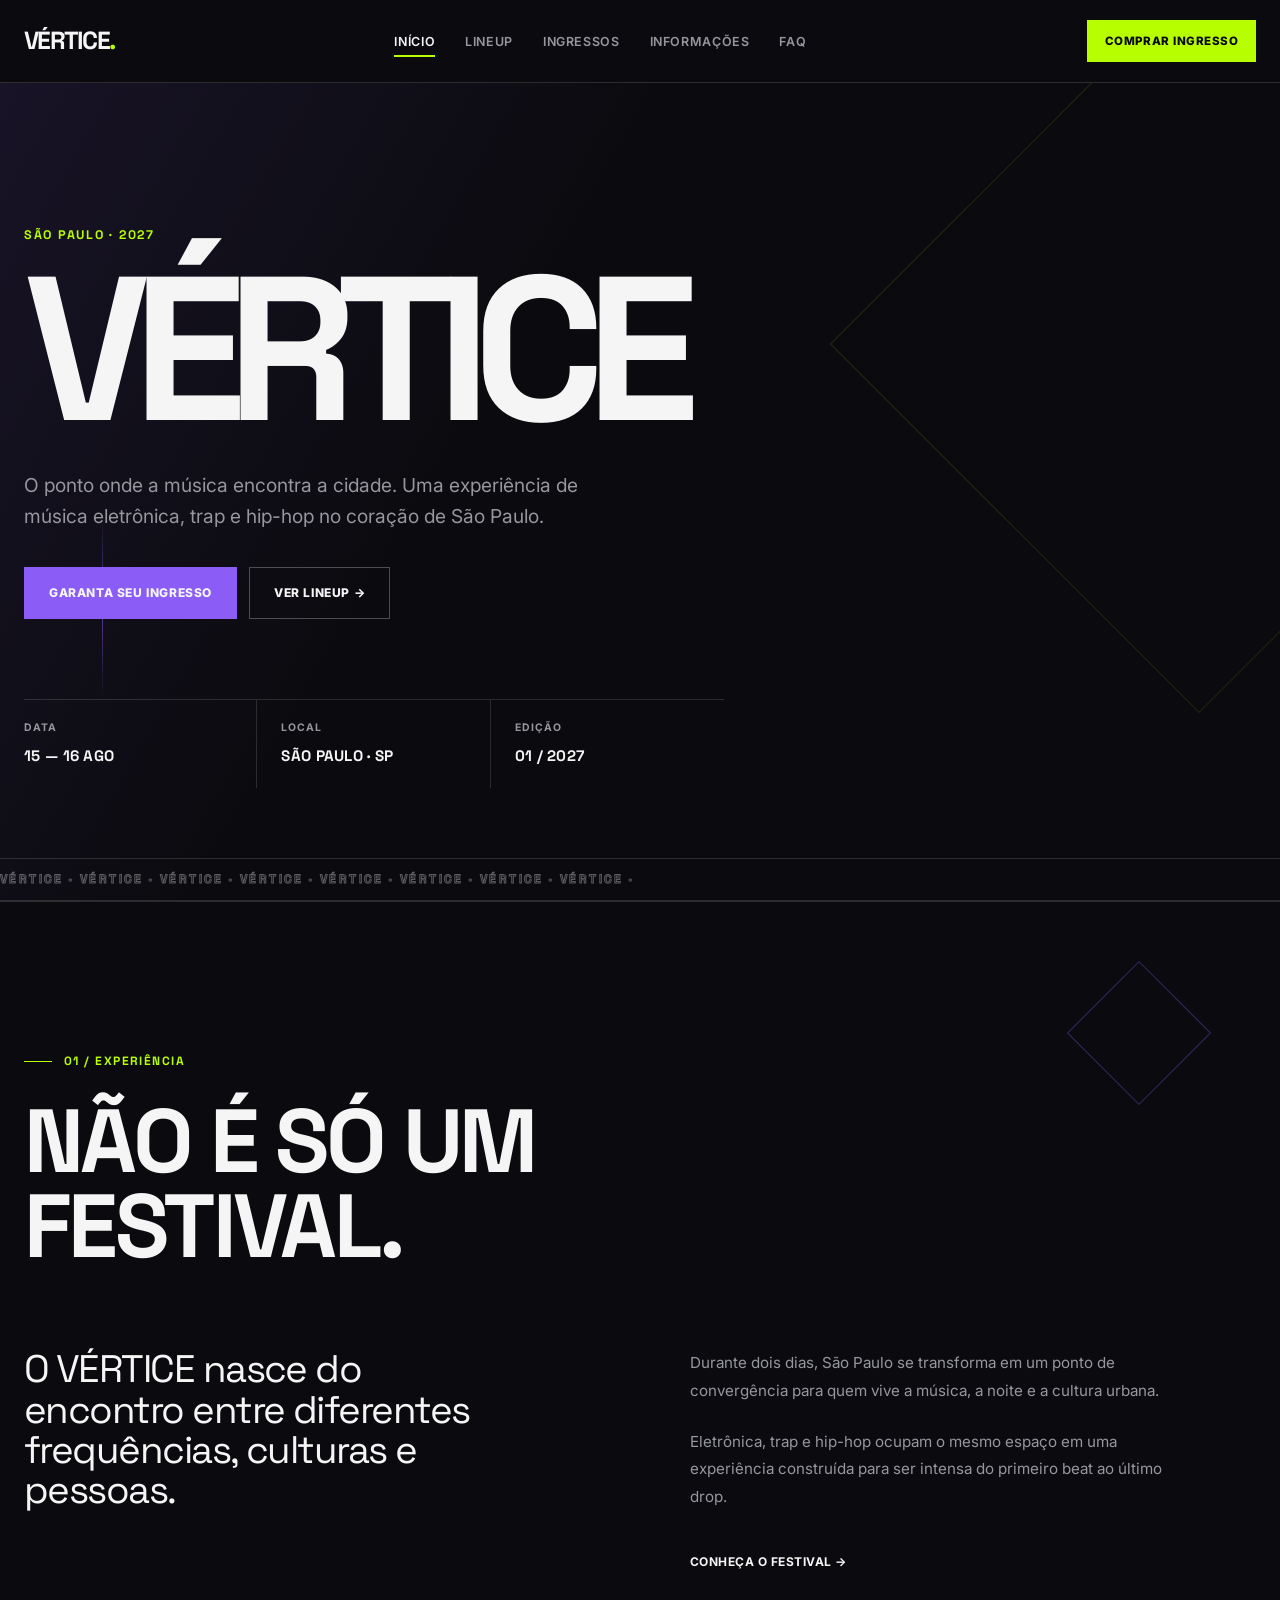
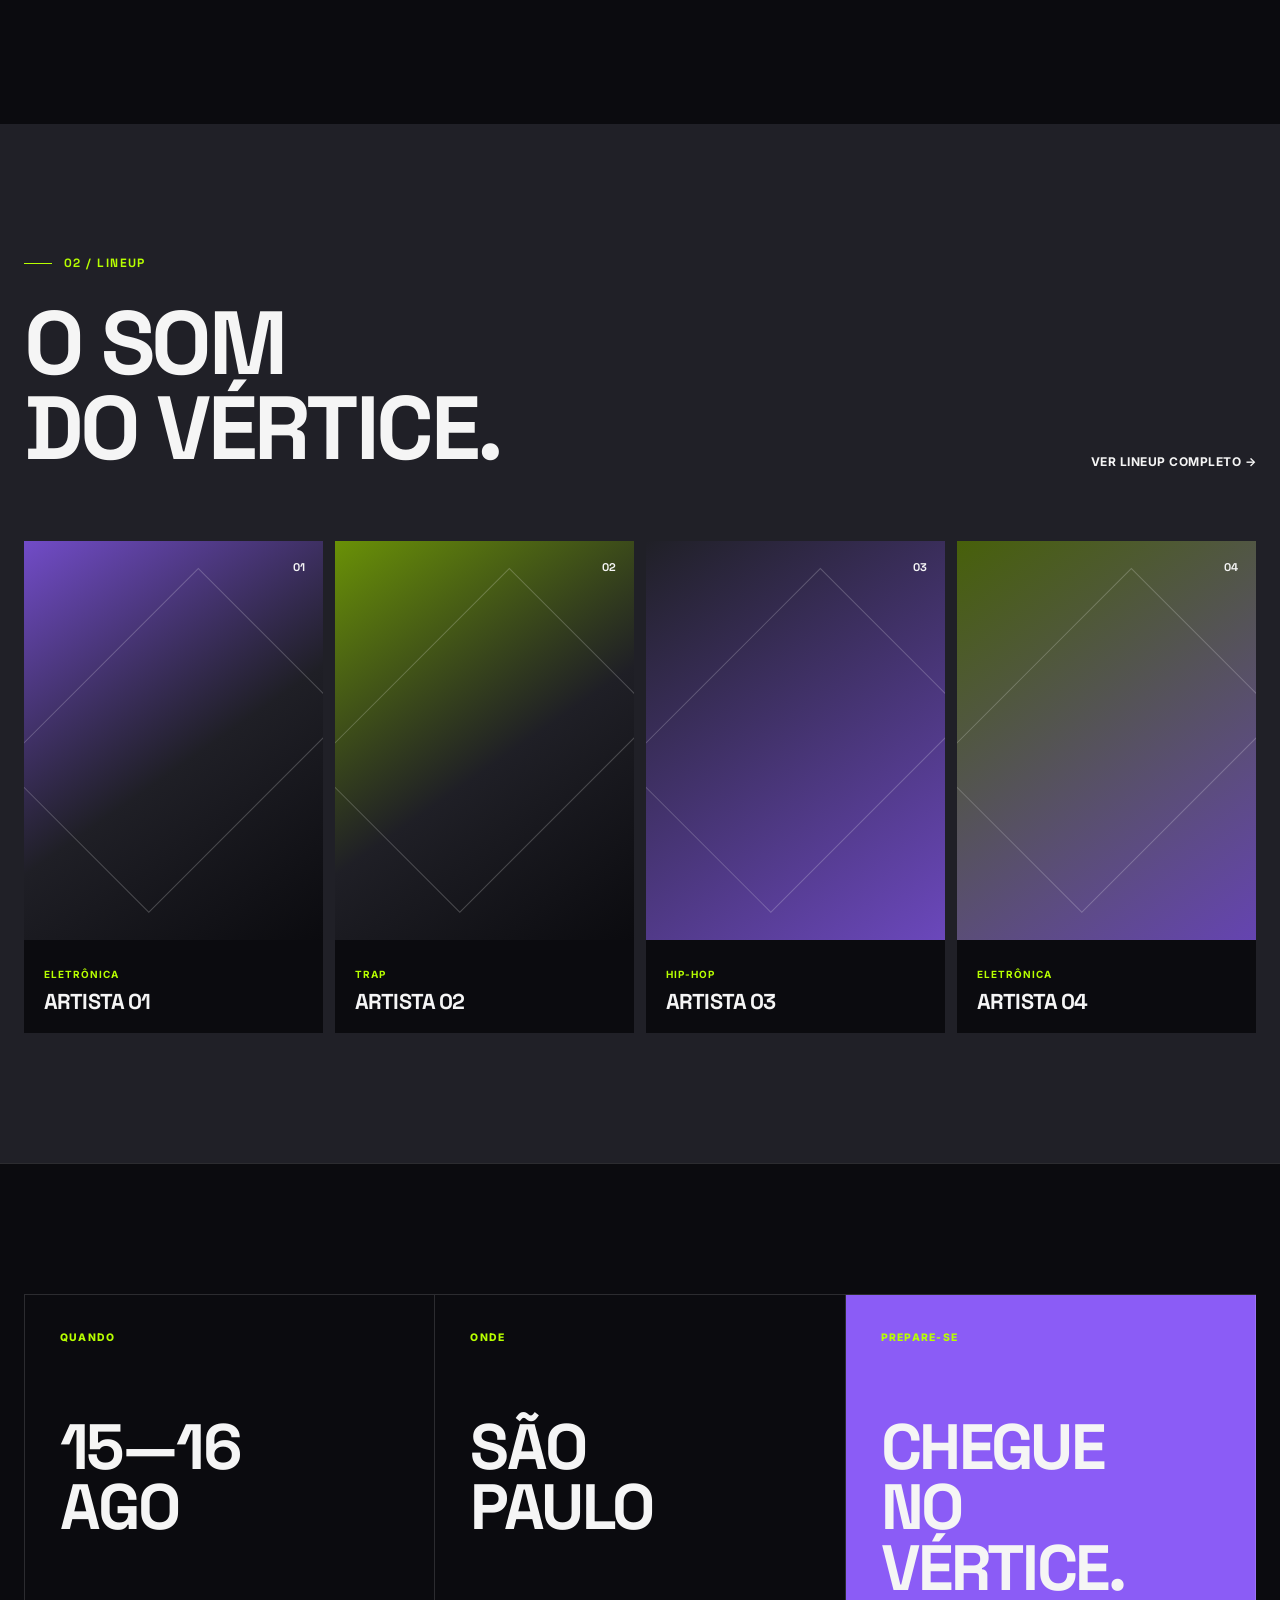
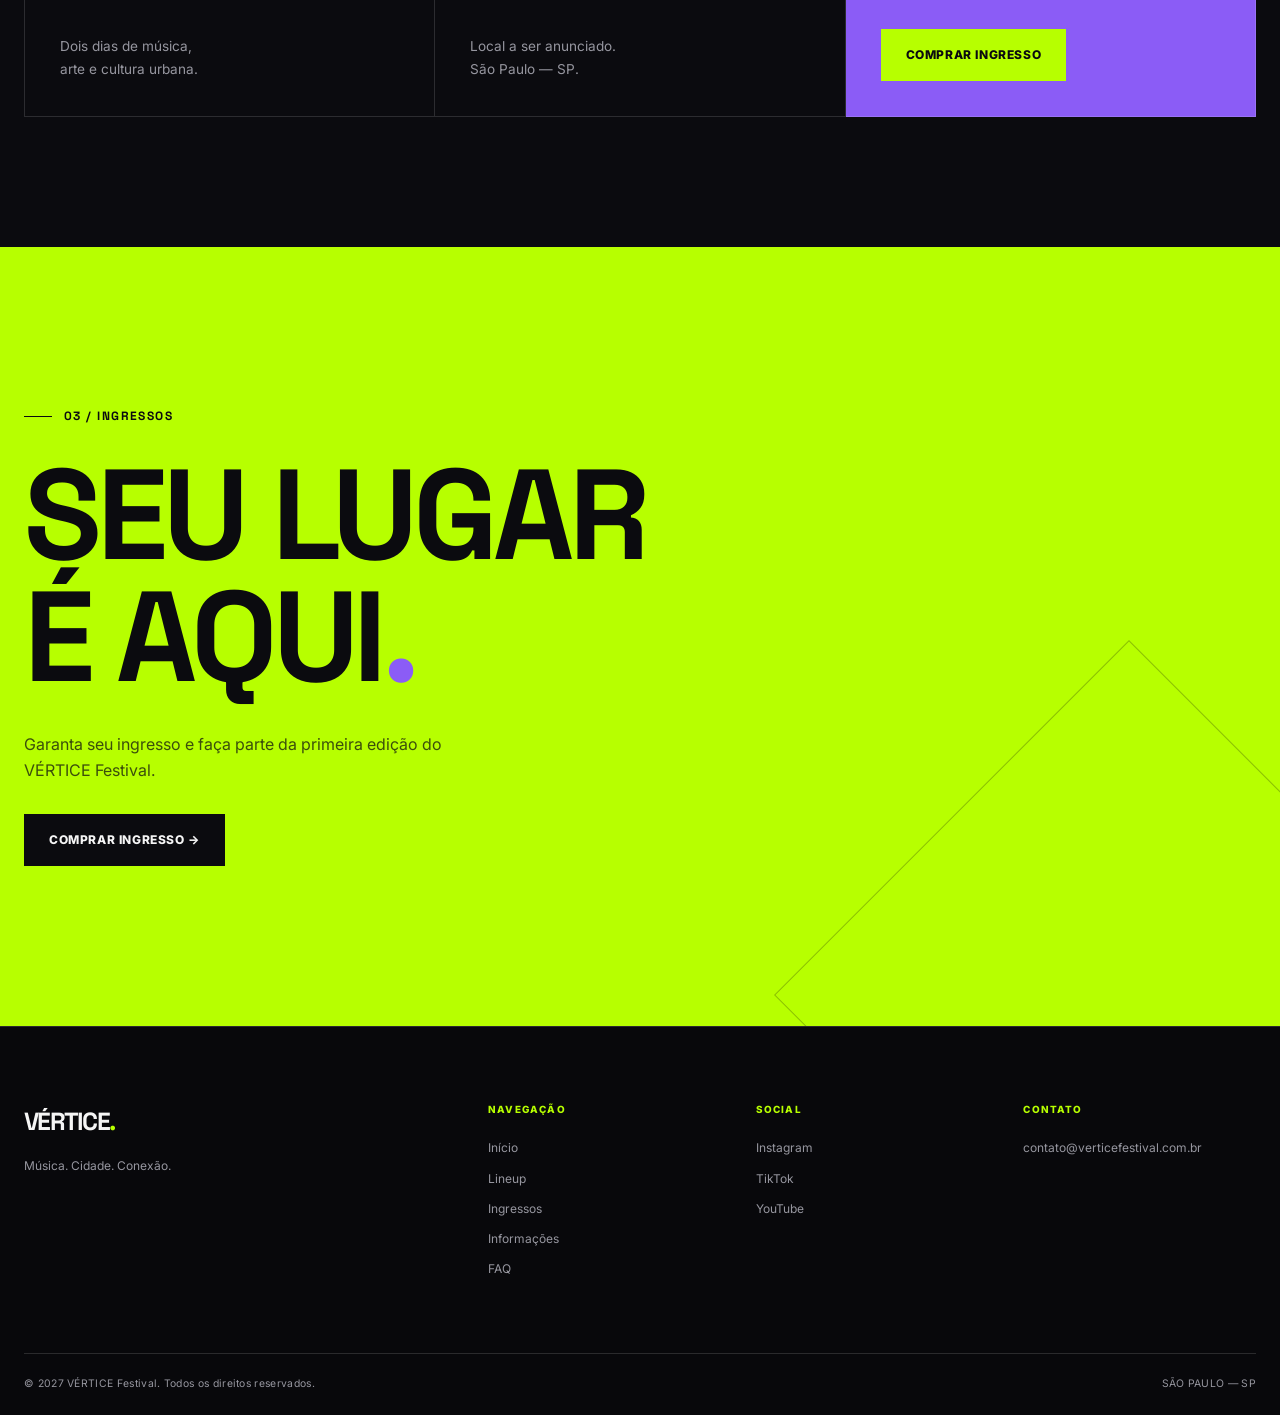
<file: index.html>
<!DOCTYPE html>
<html lang="pt-BR">
<head>
    <meta charset="UTF-8">
    <meta name="viewport" content="width=device-width, initial-scale=1.0">

    <title>VÉRTICE Festival — São Paulo</title>
    <meta
        name="description"
        content="VÉRTICE Festival — música eletrônica, trap e hip-hop em São Paulo."
    >

    <link rel="preconnect" href="https://fonts.googleapis.com">
    <link rel="preconnect" href="https://fonts.gstatic.com" crossorigin>
    <link
        href="https://fonts.googleapis.com/css2?family=Inter:wght@400;500;600;700&family=Space+Grotesk:wght@400;500;600;700&display=swap"
        rel="stylesheet"
    >

    <link rel="stylesheet" href="style.css">
</head>

<body>

    <!-- HEADER / NAVEGAÇÃO -->
    <header class="site-header">
        <div class="container header-content">

            <a href="index.html" class="logo" aria-label="VÉRTICE Festival - Página inicial">
                VÉRTICE<span>.</span>
            </a>

            <nav class="main-nav" aria-label="Navegação principal">
                <ul>
                    <li>
                        <a href="index.html" class="active">Início</a>
                    </li>
                    <li>
                        <a href="lineup.html">Lineup</a>
                    </li>
                    <li>
                        <a href="ingressos.html">Ingressos</a>
                    </li>
                    <li>
                        <a href="informacoes.html">Informações</a>
                    </li>
                    <li>
                        <a href="faq.html">FAQ</a>
                    </li>
                </ul>
            </nav>

            <a href="ingressos.html" class="header-button">
                Comprar ingresso
            </a>

        </div>
    </header>


    <main>

        <!-- HERO -->
        <section class="hero">
            <div class="container hero-content">

                <div class="hero-text">

                    <p class="hero-label">
                        SÃO PAULO · 2027
                    </p>

                    <h1>
                        VÉRTICE
                    </h1>

                    <p class="hero-description">
                        O ponto onde a música encontra a cidade.
                        Uma experiência de música eletrônica, trap e hip-hop
                        no coração de São Paulo.
                    </p>

                    <div class="hero-actions">
                        <a href="ingressos.html" class="button button-primary">
                            Garanta seu ingresso
                        </a>

                        <a href="lineup.html" class="button button-secondary">
                            Ver lineup →
                        </a>
                    </div>

                </div>

                <div class="hero-info" aria-label="Informações do festival">

                    <div class="hero-info-item">
                        <span class="hero-info-label">DATA</span>
                        <strong>15 — 16 AGO</strong>
                    </div>

                    <div class="hero-info-item">
                        <span class="hero-info-label">LOCAL</span>
                        <strong>SÃO PAULO · SP</strong>
                    </div>

                    <div class="hero-info-item">
                        <span class="hero-info-label">EDIÇÃO</span>
                        <strong>01 / 2027</strong>
                    </div>

                </div>

            </div>

            <div class="hero-marquee" aria-hidden="true">
                <div class="marquee-content">
                    VÉRTICE · VÉRTICE · VÉRTICE · VÉRTICE ·
                    VÉRTICE · VÉRTICE · VÉRTICE · VÉRTICE ·
                </div>
            </div>
        </section>


        <!-- SOBRE O FESTIVAL -->
        <section class="about-section">
            <div class="container">

                <div class="section-heading">
                    <p class="section-number">01 / EXPERIÊNCIA</p>

                    <h2>
                        NÃO É SÓ UM<br>
                        FESTIVAL.
                    </h2>
                </div>

                <div class="about-content">

                    <div class="about-intro">
                        <p>
                            O VÉRTICE nasce do encontro entre diferentes
                            frequências, culturas e pessoas.
                        </p>
                    </div>

                    <div class="about-text">
                        <p>
                            Durante dois dias, São Paulo se transforma em um
                            ponto de convergência para quem vive a música,
                            a noite e a cultura urbana.
                        </p>

                        <p>
                            Eletrônica, trap e hip-hop ocupam o mesmo espaço
                            em uma experiência construída para ser intensa
                            do primeiro beat ao último drop.
                        </p>

                        <a href="informacoes.html" class="text-link">
                            Conheça o festival →
                        </a>
                    </div>

                </div>

            </div>
        </section>


        <!-- LINEUP DESTAQUE -->
        <section class="lineup-preview">
            <div class="container">

                <div class="section-top">

                    <div class="section-heading">
                        <p class="section-number">02 / LINEUP</p>

                        <h2>
                            O SOM<br>
                            DO VÉRTICE.
                        </h2>
                    </div>

                    <a href="lineup.html" class="text-link">
                        Ver lineup completo →
                    </a>

                </div>

                <div class="artists-grid">

                    <article class="artist-card artist-card-featured">
                        <div class="artist-image-placeholder">
                            <span>01</span>
                        </div>

                        <div class="artist-info">
                            <span class="artist-genre">ELETRÔNICA</span>
                            <h3>ARTISTA 01</h3>
                        </div>
                    </article>

                    <article class="artist-card">
                        <div class="artist-image-placeholder">
                            <span>02</span>
                        </div>

                        <div class="artist-info">
                            <span class="artist-genre">TRAP</span>
                            <h3>ARTISTA 02</h3>
                        </div>
                    </article>

                    <article class="artist-card">
                        <div class="artist-image-placeholder">
                            <span>03</span>
                        </div>

                        <div class="artist-info">
                            <span class="artist-genre">HIP-HOP</span>
                            <h3>ARTISTA 03</h3>
                        </div>
                    </article>

                    <article class="artist-card">
                        <div class="artist-image-placeholder">
                            <span>04</span>
                        </div>

                        <div class="artist-info">
                            <span class="artist-genre">ELETRÔNICA</span>
                            <h3>ARTISTA 04</h3>
                        </div>
                    </article>

                </div>

            </div>
        </section>


        <!-- DATA / LOCAL -->
        <section class="festival-details">
            <div class="container details-grid">

                <div class="detail-block">
                    <span class="detail-label">QUANDO</span>
                    <h2>15—16<br>AGO</h2>
                    <p>
                        Dois dias de música,<br>
                        arte e cultura urbana.
                    </p>
                </div>

                <div class="detail-block">
                    <span class="detail-label">ONDE</span>
                    <h2>SÃO<br>PAULO</h2>
                    <p>
                        Local a ser anunciado.<br>
                        São Paulo — SP.
                    </p>
                </div>

                <div class="detail-block detail-highlight">
                    <span class="detail-label">PREPARE-SE</span>
                    <h2>
                        CHEGUE<br>
                        NO<br>
                        VÉRTICE.
                    </h2>

                    <a href="ingressos.html" class="button button-primary">
                        Comprar ingresso
                    </a>
                </div>

            </div>
        </section>


        <!-- CTA -->
        <section class="cta-section">
            <div class="container cta-content">

                <p class="section-number">03 / INGRESSOS</p>

                <h2>
                    SEU LUGAR<br>
                    É AQUI<span>.</span>
                </h2>

                <p>
                    Garanta seu ingresso e faça parte da primeira edição
                    do VÉRTICE Festival.
                </p>

                <a href="ingressos.html" class="button button-primary">
                    Comprar ingresso →
                </a>

            </div>
        </section>

    </main>


    <!-- FOOTER -->
    <footer class="site-footer">

        <div class="container footer-top">

            <div class="footer-brand">
                <a href="index.html" class="logo">
                    VÉRTICE<span>.</span>
                </a>

                <p>
                    Música. Cidade. Conexão.
                </p>
            </div>

            <div class="footer-navigation">

                <div class="footer-column">
                    <span class="footer-title">NAVEGAÇÃO</span>

                    <a href="index.html">Início</a>
                    <a href="lineup.html">Lineup</a>
                    <a href="ingressos.html">Ingressos</a>
                    <a href="informacoes.html">Informações</a>
                    <a href="faq.html">FAQ</a>
                </div>

                <div class="footer-column">
                    <span class="footer-title">SOCIAL</span>

                    <a href="#" aria-label="Instagram do VÉRTICE">
                        Instagram
                    </a>

                    <a href="#" aria-label="TikTok do VÉRTICE">
                        TikTok
                    </a>

                    <a href="#" aria-label="YouTube do VÉRTICE">
                        YouTube
                    </a>
                </div>

                <div class="footer-column">
                    <span class="footer-title">CONTATO</span>

                    <a href="mailto:contato@verticefestival.com.br">
                        contato@verticefestival.com.br
                    </a>
                </div>

            </div>

        </div>

        <div class="container footer-bottom">

            <p>
                © 2027 VÉRTICE Festival. Todos os direitos reservados.
            </p>

            <p>
                SÃO PAULO — SP
            </p>

        </div>

    </footer>

</body>
</html>
</file>
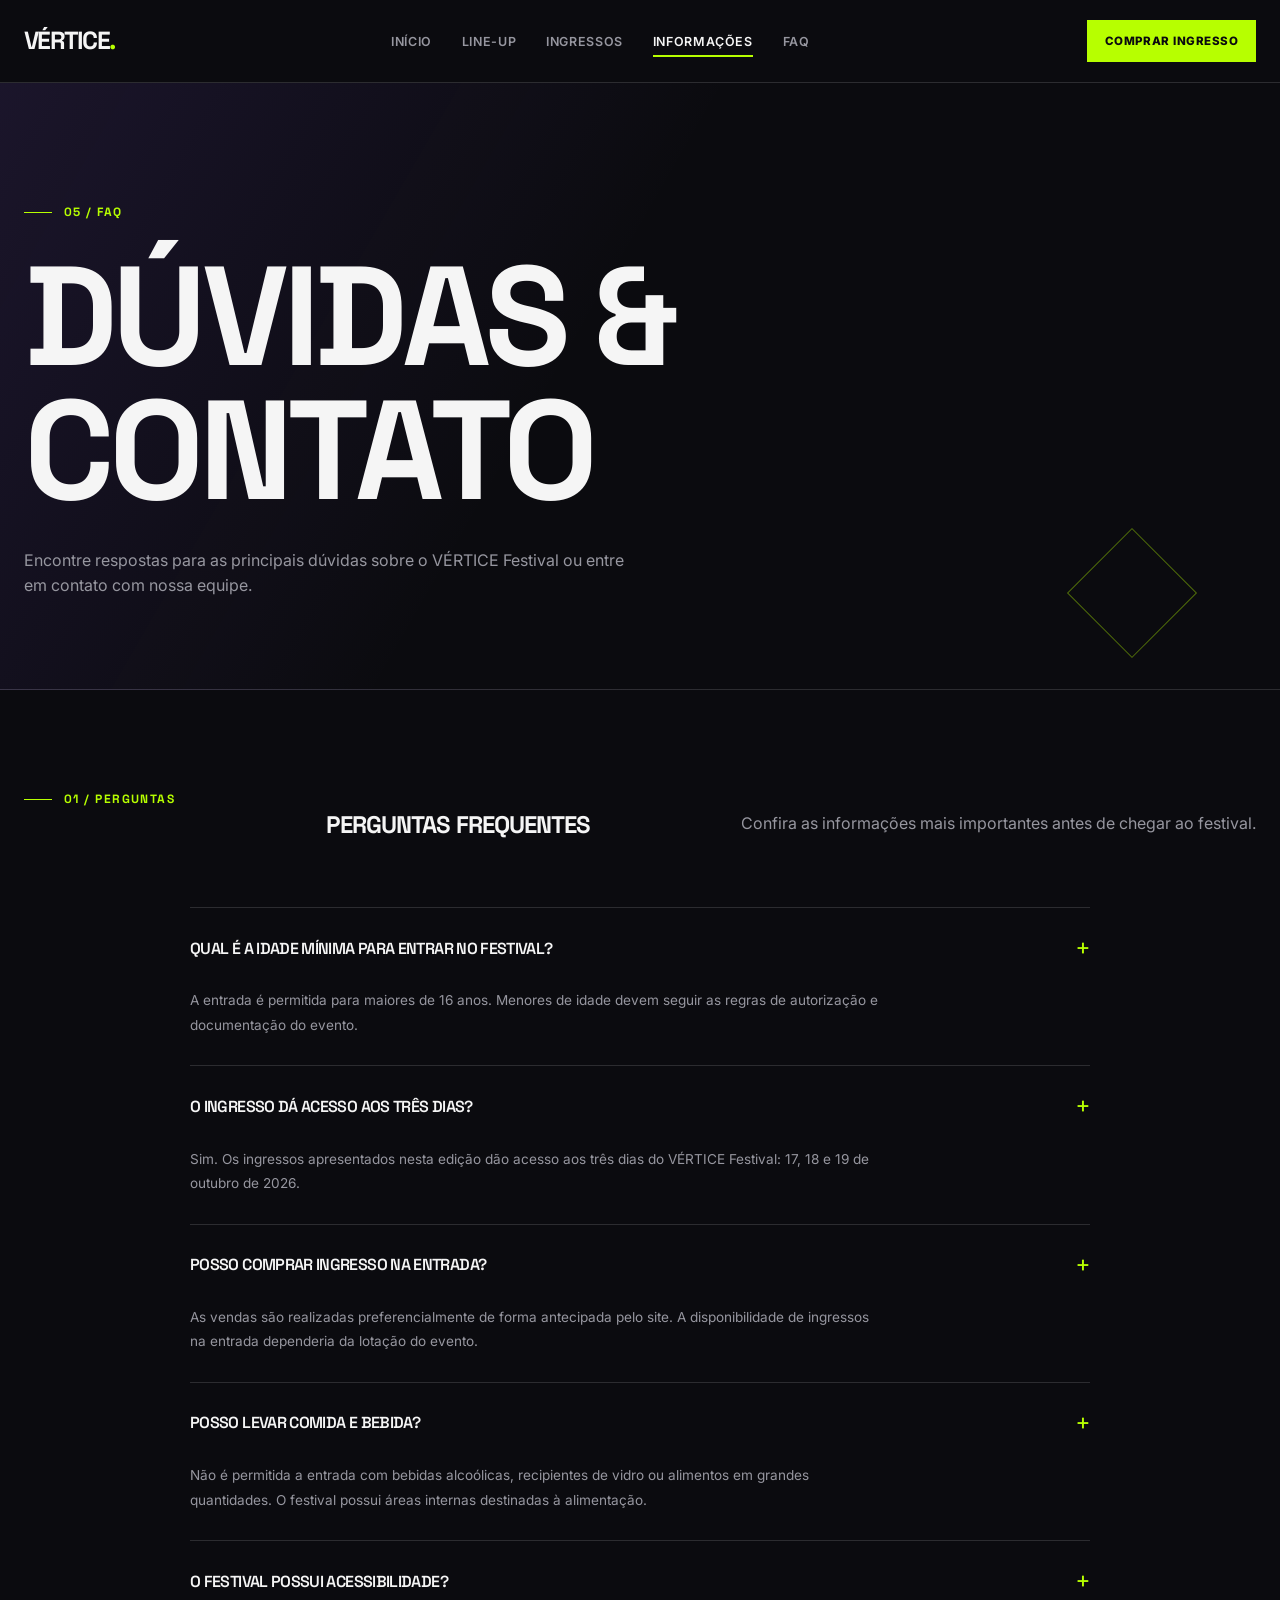
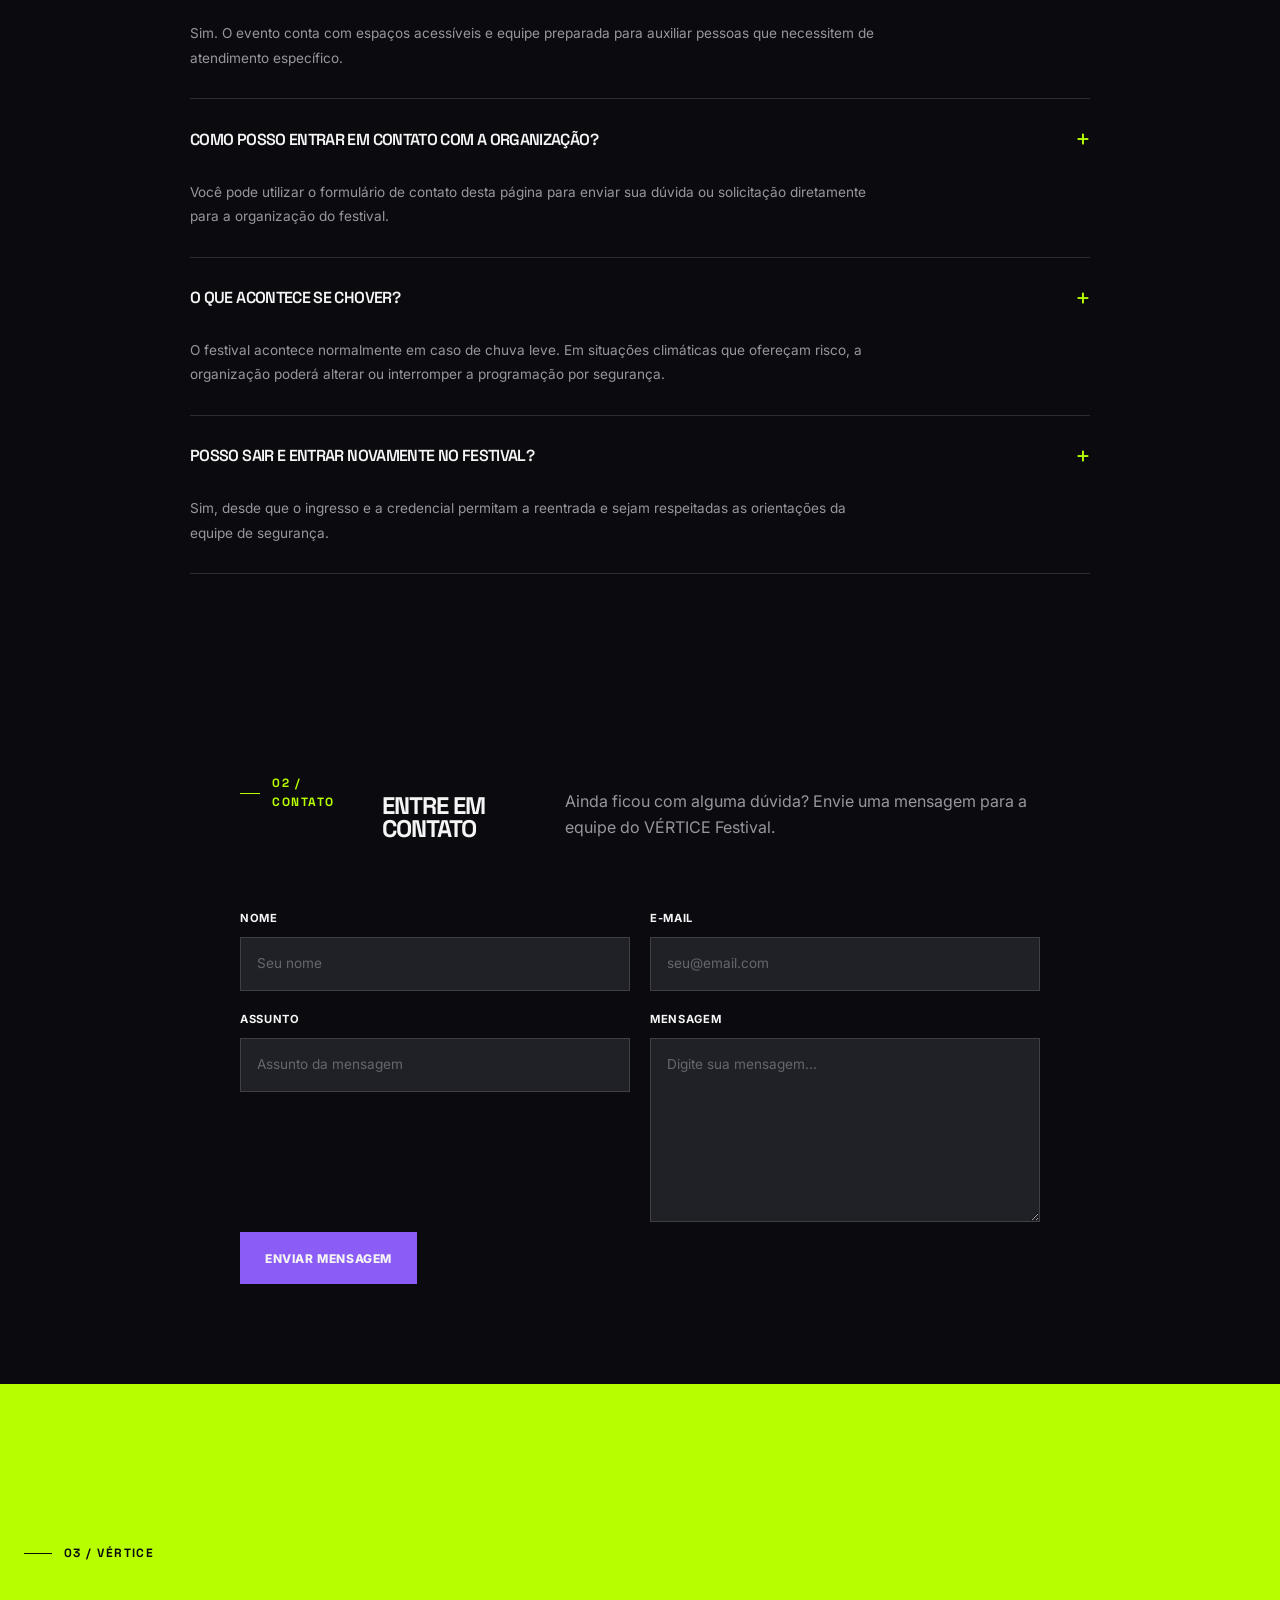
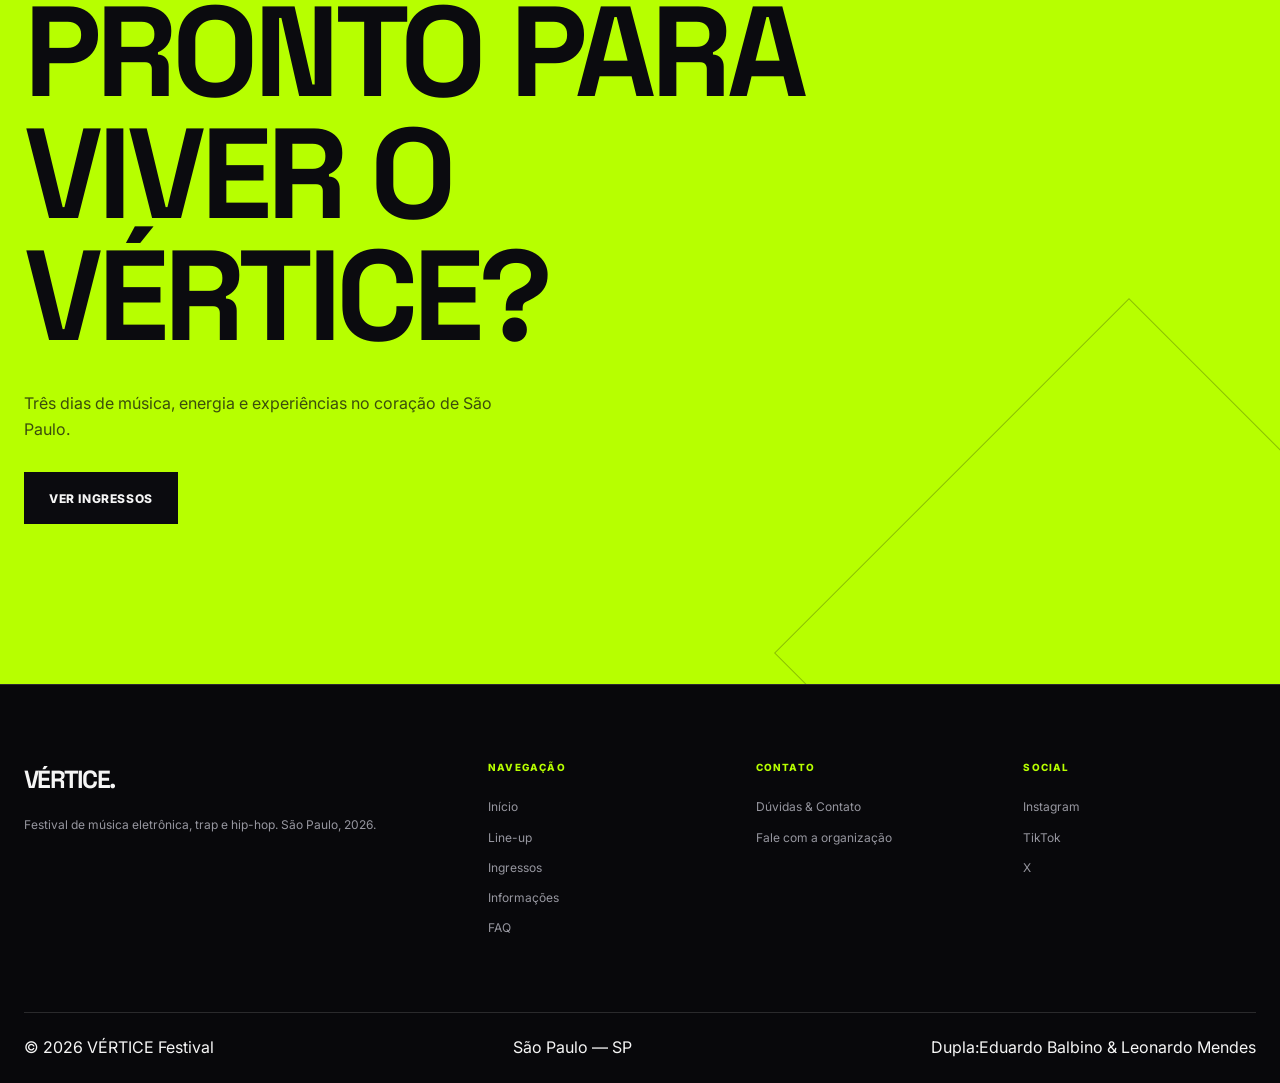
<file: faq.html>
<!DOCTYPE html>
<html lang="pt-BR">

<head>
    <meta charset="UTF-8">
    <meta name="viewport" content="width=device-width, initial-scale=1.0">

    <title>Dúvidas & Contato — VÉRTICE Festival</title>

    <link rel="preconnect" href="https://fonts.googleapis.com">
    <link rel="preconnect" href="https://fonts.gstatic.com" crossorigin>
    <link
        href="https://fonts.googleapis.com/css2?family=Inter:wght@400;500;600;700&family=Space+Grotesk:wght@500;600;700&display=swap"
        rel="stylesheet">

    <link rel="stylesheet" href="style.css">
</head>

<body>

    <header class="site-header">
        <div class="container header-content">

            <a href="index.html" class="logo" aria-label="VÉRTICE Festival - Página inicial">
                VÉRTICE<span>.</span>
            </a>

            <nav class="main-nav" aria-label="Navegação principal">
                <ul>
                    <li>
                        <a href="index.html">Início</a>
                    </li>

                    <li>
                        <a href="lineup.html">Line-up</a>
                    </li>

                    <li>
                        <a href="ingressos.html">Ingressos</a>
                    </li>

                    <li>
                        <a href="informacoes.html" class="active">Informações</a>
                    </li>

                    <li>
                        <a href="faq.html">FAQ</a>
                    </li>
                </ul>
            </nav>

            <a href="ingressos.html" class="header-button">
                Comprar ingresso
            </a>

        </div>
    </header>

    <main>

        <section class="page-hero">
            <div class="container">

                <span class="section-number">05 / FAQ</span>

                <h1 class="section-heading">
                    DÚVIDAS & CONTATO
                </h1>

                <p>
                    Encontre respostas para as principais dúvidas sobre o
                    VÉRTICE Festival ou entre em contato com nossa equipe.
                </p>

            </div>
        </section>


        <section class="faq-section">
            <div class="container">

                <div class="section-top">
                    <span class="section-number">01 / PERGUNTAS</span>

                    <h2 class="section-heading">
                        PERGUNTAS FREQUENTES
                    </h2>

                    <p>
                        Confira as informações mais importantes antes de
                        chegar ao festival.
                    </p>
                </div>


                <div class="faq-list">

                    <article class="faq-item">
                        <h3 class="faq-question">
                            Qual é a idade mínima para entrar no festival?
                        </h3>

                        <p class="faq-answer">
                            A entrada é permitida para maiores de 16 anos.
                            Menores de idade devem seguir as regras de
                            autorização e documentação do evento.
                        </p>
                    </article>


                    <article class="faq-item">
                        <h3 class="faq-question">
                            O ingresso dá acesso aos três dias?
                        </h3>

                        <p class="faq-answer">
                            Sim. Os ingressos apresentados nesta edição dão
                            acesso aos três dias do VÉRTICE Festival:
                            17, 18 e 19 de outubro de 2026.
                        </p>
                    </article>


                    <article class="faq-item">
                        <h3 class="faq-question">
                            Posso comprar ingresso na entrada?
                        </h3>

                        <p class="faq-answer">
                            As vendas são realizadas preferencialmente de forma
                            antecipada pelo site. A disponibilidade de ingressos
                            na entrada dependeria da lotação do evento.
                        </p>
                    </article>


                    <article class="faq-item">
                        <h3 class="faq-question">
                            Posso levar comida e bebida?
                        </h3>

                        <p class="faq-answer">
                            Não é permitida a entrada com bebidas alcoólicas,
                            recipientes de vidro ou alimentos em grandes
                            quantidades. O festival possui áreas internas
                            destinadas à alimentação.
                        </p>
                    </article>


                    <article class="faq-item">
                        <h3 class="faq-question">
                            O festival possui acessibilidade?
                        </h3>

                        <p class="faq-answer">
                            Sim. O evento conta com espaços acessíveis e equipe
                            preparada para auxiliar pessoas que necessitem de
                            atendimento específico.
                        </p>
                    </article>


                    <article class="faq-item">
                        <h3 class="faq-question">
                            Como posso entrar em contato com a organização?
                        </h3>

                        <p class="faq-answer">
                            Você pode utilizar o formulário de contato desta
                            página para enviar sua dúvida ou solicitação
                            diretamente para a organização do festival.
                        </p>
                    </article>


                    <article class="faq-item">
                        <h3 class="faq-question">
                            O que acontece se chover?
                        </h3>

                        <p class="faq-answer">
                            O festival acontece normalmente em caso de chuva
                            leve. Em situações climáticas que ofereçam risco,
                            a organização poderá alterar ou interromper a
                            programação por segurança.
                        </p>
                    </article>


                    <article class="faq-item">
                        <h3 class="faq-question">
                            Posso sair e entrar novamente no festival?
                        </h3>

                        <p class="faq-answer">
                            Sim, desde que o ingresso e a credencial permitam
                            a reentrada e sejam respeitadas as orientações da
                            equipe de segurança.
                        </p>
                    </article>

                </div>

            </div>
        </section>


        <section class="form-section">
            <div class="container">

                <div class="form-container">

                    <div class="section-top">
                        <span class="section-number">02 / CONTATO</span>

                        <h2 class="section-heading">
                            ENTRE EM CONTATO
                        </h2>

                        <p>
                            Ainda ficou com alguma dúvida? Envie uma mensagem
                            para a equipe do VÉRTICE Festival.
                        </p>
                    </div>


                    <form action="#" method="post">

                        <div class="form-grid">

                            <div class="form-group">
                                <label for="nome">Nome</label>

                                <input type="text" id="nome" name="nome" placeholder="Seu nome" required>
                            </div>


                            <div class="form-group">
                                <label for="email">E-mail</label>

                                <input type="email" id="email" name="email" placeholder="seu@email.com" required>
                            </div>


                            <div class="form-group">
                                <label for="assunto">Assunto</label>

                                <input type="text" id="assunto" name="assunto" placeholder="Assunto da mensagem"
                                    required>
                            </div>


                            <div class="form-group">
                                <label for="mensagem">Mensagem</label>

                                <textarea id="mensagem" name="mensagem" rows="7" placeholder="Digite sua mensagem..."
                                    required></textarea>
                            </div>

                        </div>


                        <button type="submit" class="button button-primary form-submit">
                            ENVIAR MENSAGEM
                        </button>

                    </form>

                </div>

            </div>
        </section>


        <section class="cta-section">
            <div class="container cta-content">

                <span class="section-number">03 / VÉRTICE</span>

                <h2 class="section-heading">
                    PRONTO PARA VIVER O VÉRTICE?
                </h2>

                <p>
                    Três dias de música, energia e experiências no coração
                    de São Paulo.
                </p>

                <a href="ingressos.html" class="button button-primary">
                    VER INGRESSOS
                </a>

            </div>
        </section>

    </main>


    <footer class="site-footer">
        <div class="container">

            <div class="footer-top">

                <div class="footer-brand">
                    <a href="index.html" class="logo">VÉRTICE.</a>

                    <p>
                        Festival de música eletrônica, trap e hip-hop.
                        São Paulo, 2026.
                    </p>
                </div>


                <div class="footer-navigation">

                    <div class="footer-column">
                        <span class="footer-title">NAVEGAÇÃO</span>

                        <a href="index.html">Início</a>
                        <a href="lineup.html">Line-up</a>
                        <a href="ingressos.html">Ingressos</a>
                        <a href="informacoes.html">Informações</a>
                        <a href="faq.html">FAQ</a>
                    </div>


                    <div class="footer-column">
                        <span class="footer-title">CONTATO</span>

                        <a href="faq.html">Dúvidas & Contato</a>
                        <a href="faq.html">Fale com a organização</a>
                    </div>


                    <div class="footer-column">
                        <span class="footer-title">SOCIAL</span>

                        <a href="#">Instagram</a>
                        <a href="#">TikTok</a>
                        <a href="#">X</a>
                    </div>

                </div>

            </div>


            <div class="footer-bottom">
                <span>© 2026 VÉRTICE Festival</span>
                <span>São Paulo — SP</span>
                <span>Dupla:Eduardo Balbino &amp; Leonardo Mendes</span>
            </div>

        </div>
    </footer>

</body>

</html>
</file>
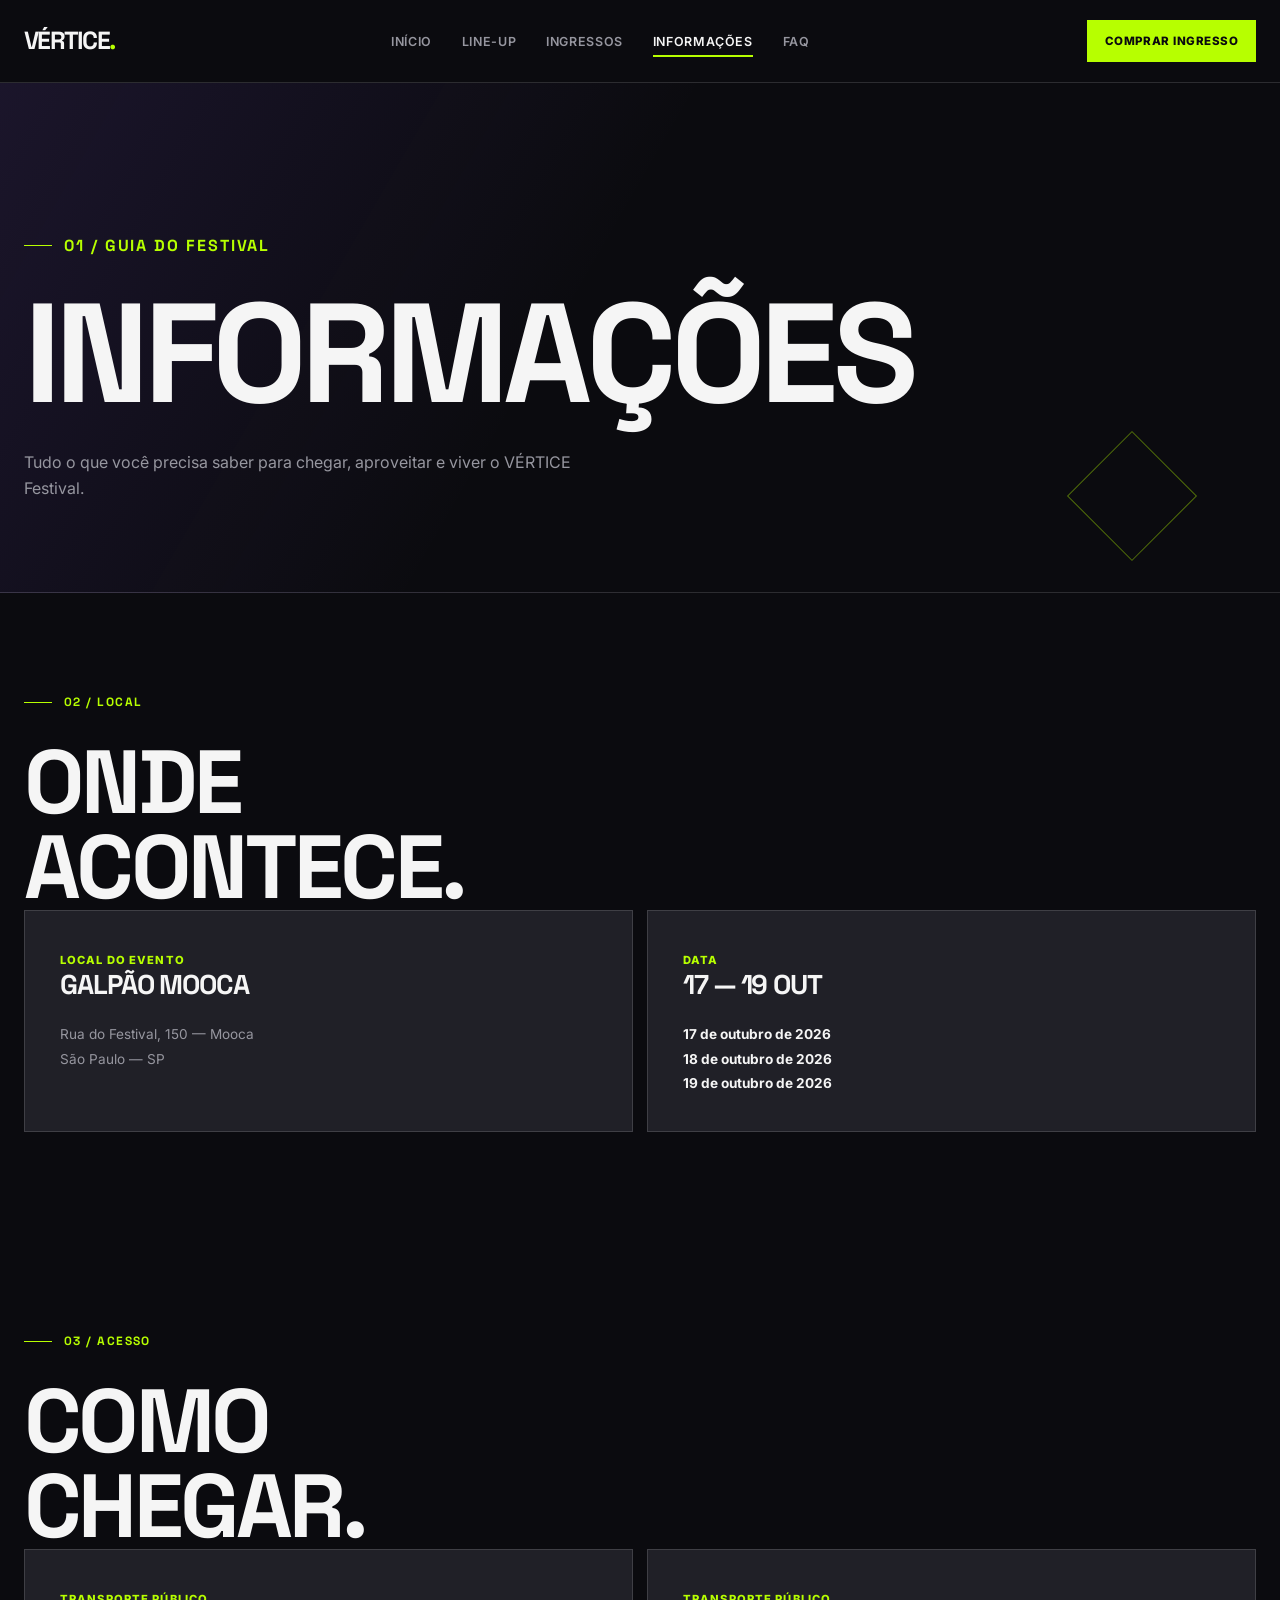
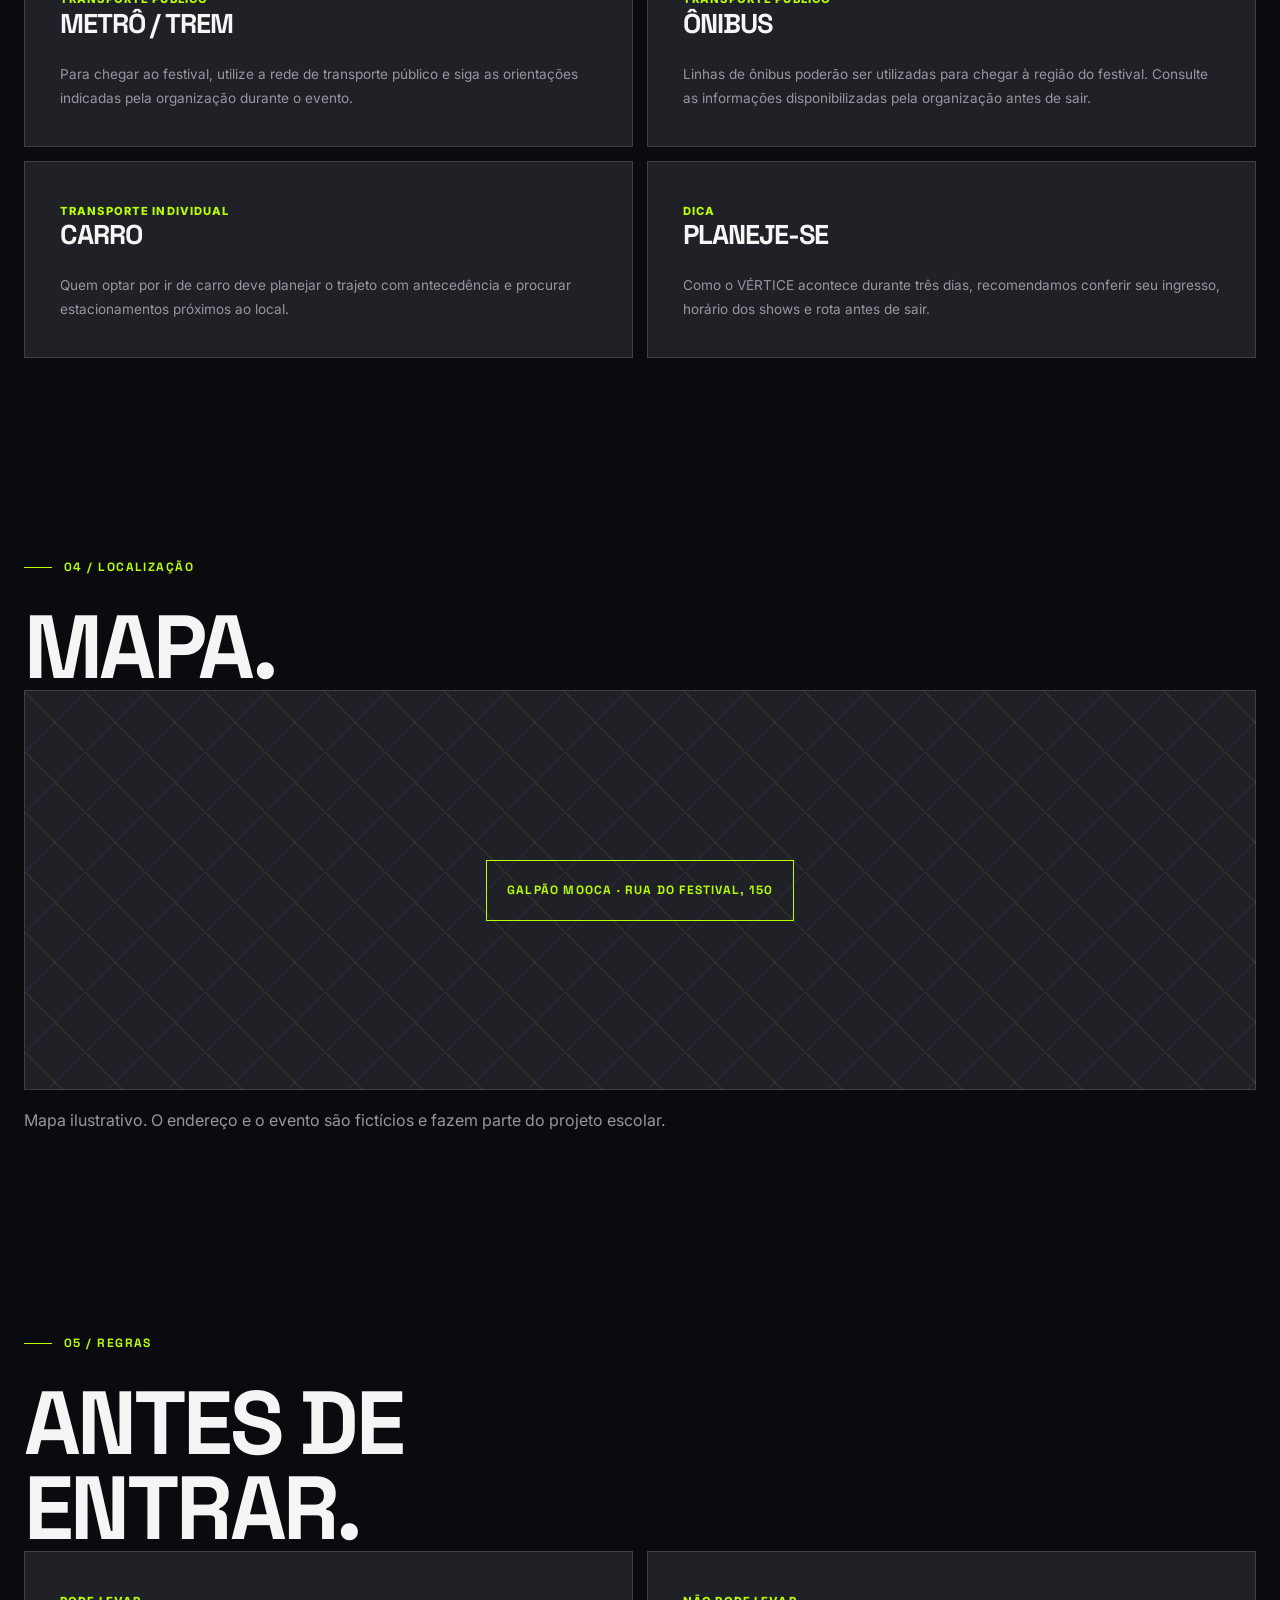
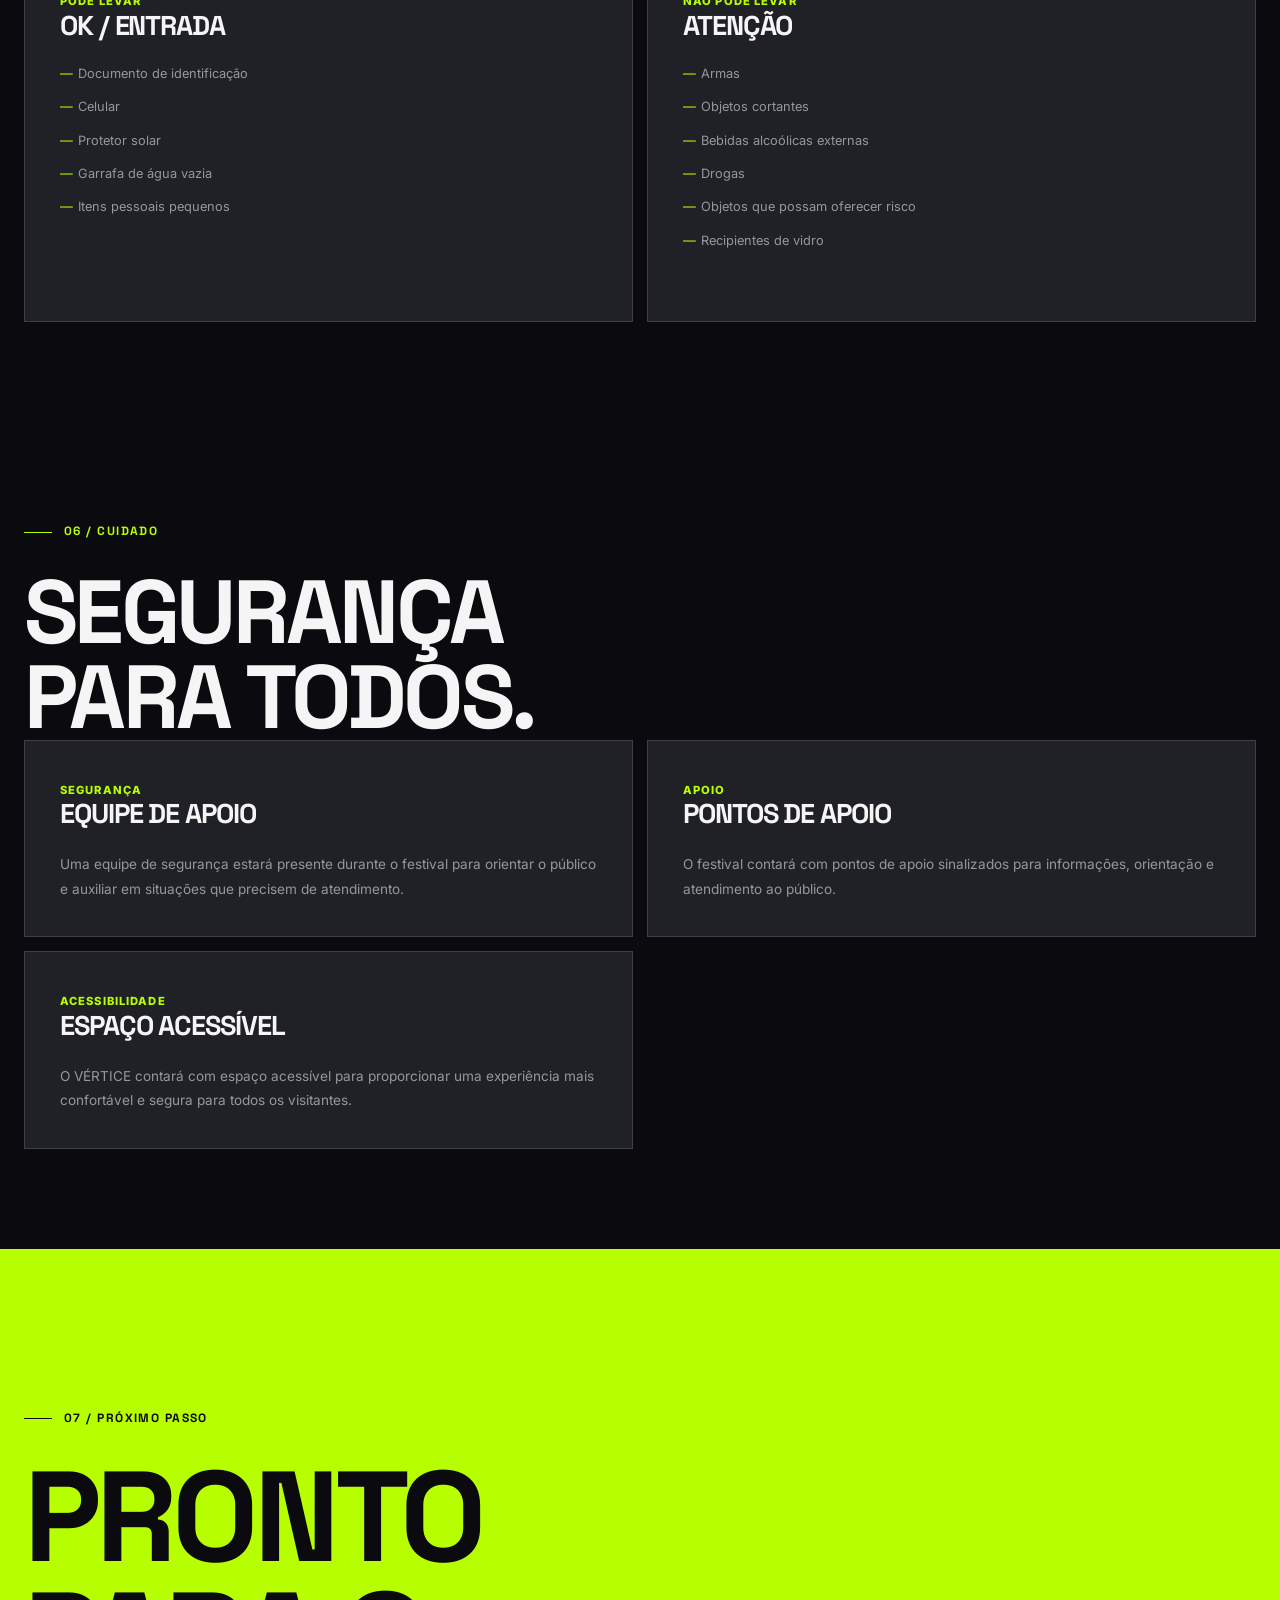
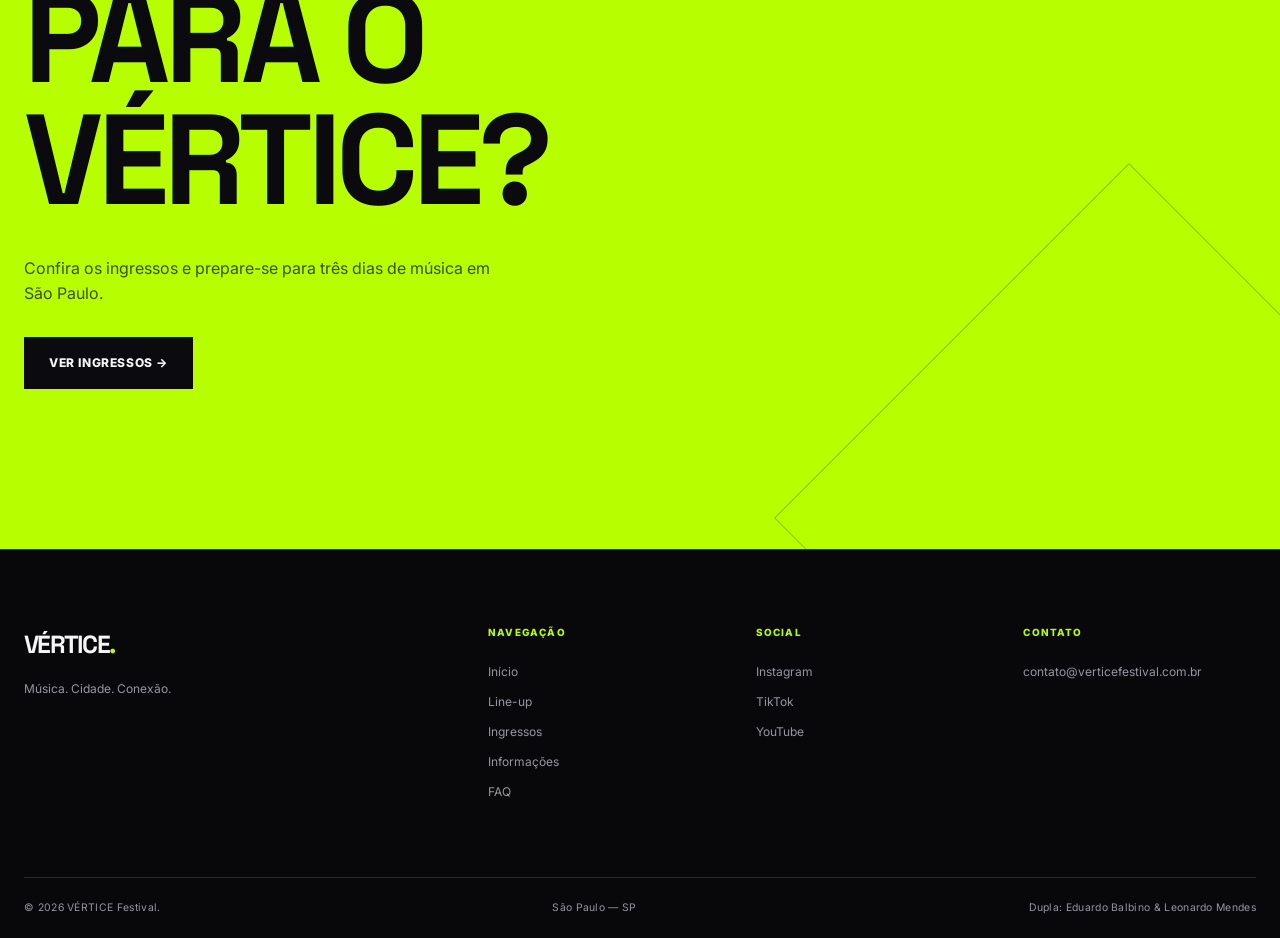
<file: informacoes.html>
<!DOCTYPE html>
<html lang="pt-BR">

<head>
    <meta charset="UTF-8">
    <meta name="viewport" content="width=device-width, initial-scale=1.0">

    <title>Informações — VÉRTICE Festival</title>

    <meta
        name="description"
        content="Informações sobre local, acesso, mapa, regras, segurança e acessibilidade do VÉRTICE Festival 2026."
    >

    <link rel="preconnect" href="https://fonts.googleapis.com">
    <link rel="preconnect" href="https://fonts.gstatic.com" crossorigin>

    <link
        href="https://fonts.googleapis.com/css2?family=Inter:wght@400;500;600;700&family=Space+Grotesk:wght@400;500;600;700&display=swap"
        rel="stylesheet"
    >

    <link rel="stylesheet" href="style.css">
</head>

<body>

    <!-- HEADER -->
    <header class="site-header">
        <div class="container header-content">

            <a href="index.html" class="logo" aria-label="VÉRTICE Festival - Página inicial">
                VÉRTICE<span>.</span>
            </a>

            <nav class="main-nav" aria-label="Navegação principal">
                <ul>
                    <li>
                        <a href="index.html">Início</a>
                    </li>

                    <li>
                        <a href="lineup.html">Line-up</a>
                    </li>

                    <li>
                        <a href="ingressos.html">Ingressos</a>
                    </li>

                    <li>
                        <a href="informacoes.html" class="active">Informações</a>
                    </li>

                    <li>
                        <a href="faq.html">FAQ</a>
                    </li>
                </ul>
            </nav>

            <a href="ingressos.html" class="header-button">
                Comprar ingresso
            </a>

        </div>
    </header>


    <main>

        <!-- HERO -->
        <section class="page-hero">
            <div class="container">

                <p class="section-number">01 / GUIA DO FESTIVAL</p>

                <h1>INFORMAÇÕES</h1>

                <p>
                    Tudo o que você precisa saber para chegar,
                    aproveitar e viver o VÉRTICE Festival.
                </p>

            </div>
        </section>


        <!-- LOCAL -->
        <section class="info-section">
            <div class="container">

                <div class="section-heading">
                    <p class="section-number">02 / LOCAL</p>

                    <h2>
                        ONDE<br>
                        ACONTECE.
                    </h2>
                </div>

                <div class="info-grid">

                    <article class="info-card">

                        <span class="ticket-type">
                            LOCAL DO EVENTO
                        </span>

                        <h3>GALPÃO MOOCA</h3>

                        <p>
                            Rua do Festival, 150 — Mooca<br>
                            São Paulo — SP
                        </p>

                    </article>


                    <article class="info-card">

                        <span class="ticket-type">
                            DATA
                        </span>

                        <h3>17 — 19 OUT</h3>

                        <p>
                            <strong>17 de outubro de 2026</strong><br>
                            <strong>18 de outubro de 2026</strong><br>
                            <strong>19 de outubro de 2026</strong>
                        </p>

                    </article>

                </div>

            </div>
        </section>


        <!-- COMO CHEGAR -->
        <section class="info-section">
            <div class="container">

                <div class="section-heading">
                    <p class="section-number">03 / ACESSO</p>

                    <h2>
                        COMO<br>
                        CHEGAR.
                    </h2>
                </div>

                <div class="info-grid">

                    <article class="info-card">

                        <span class="ticket-type">
                            TRANSPORTE PÚBLICO
                        </span>

                        <h3>METRÔ / TREM</h3>

                        <p>
                            Para chegar ao festival, utilize a rede de
                            transporte público e siga as orientações
                            indicadas pela organização durante o evento.
                        </p>

                    </article>


                    <article class="info-card">

                        <span class="ticket-type">
                            TRANSPORTE PÚBLICO
                        </span>

                        <h3>ÔNIBUS</h3>

                        <p>
                            Linhas de ônibus poderão ser utilizadas
                            para chegar à região do festival. Consulte
                            as informações disponibilizadas pela
                            organização antes de sair.
                        </p>

                    </article>


                    <article class="info-card">

                        <span class="ticket-type">
                            TRANSPORTE INDIVIDUAL
                        </span>

                        <h3>CARRO</h3>

                        <p>
                            Quem optar por ir de carro deve planejar
                            o trajeto com antecedência e procurar
                            estacionamentos próximos ao local.
                        </p>

                    </article>


                    <article class="info-card">

                        <span class="ticket-type">
                            DICA
                        </span>

                        <h3>PLANEJE-SE</h3>

                        <p>
                            Como o VÉRTICE acontece durante três dias,
                            recomendamos conferir seu ingresso, horário
                            dos shows e rota antes de sair.
                        </p>

                    </article>

                </div>

            </div>
        </section>


        <!-- MAPA -->
        <section class="info-section">
            <div class="container">

                <div class="section-heading">
                    <p class="section-number">04 / LOCALIZAÇÃO</p>

                    <h2>MAPA.</h2>
                </div>

                <div class="map-container">

                    <div class="map-placeholder">
                        GALPÃO MOOCA · RUA DO FESTIVAL, 150
                    </div>

                </div>

                <p style="margin-top: 18px;">
                    Mapa ilustrativo. O endereço e o evento são fictícios
                    e fazem parte do projeto escolar.
                </p>

            </div>
        </section>


        <!-- REGRAS -->
        <section class="info-section">
            <div class="container">

                <div class="section-heading">
                    <p class="section-number">05 / REGRAS</p>

                    <h2>
                        ANTES DE<br>
                        ENTRAR.
                    </h2>
                </div>

                <div class="info-grid">

                    <!-- PODE LEVAR -->
                    <article class="info-card">

                        <span class="ticket-type">
                            PODE LEVAR
                        </span>

                        <h3>OK / ENTRADA</h3>

                        <ul class="ticket-benefits">
                            <li>Documento de identificação</li>
                            <li>Celular</li>
                            <li>Protetor solar</li>
                            <li>Garrafa de água vazia</li>
                            <li>Itens pessoais pequenos</li>
                        </ul>

                    </article>


                    <!-- NÃO PODE LEVAR -->
                    <article class="info-card">

                        <span class="ticket-type">
                            NÃO PODE LEVAR
                        </span>

                        <h3>ATENÇÃO</h3>

                        <ul class="ticket-benefits">
                            <li>Armas</li>
                            <li>Objetos cortantes</li>
                            <li>Bebidas alcoólicas externas</li>
                            <li>Drogas</li>
                            <li>Objetos que possam oferecer risco</li>
                            <li>Recipientes de vidro</li>
                        </ul>

                    </article>

                </div>

            </div>
        </section>


        <!-- SEGURANÇA E ACESSIBILIDADE -->
        <section class="info-section">
            <div class="container">

                <div class="section-heading">
                    <p class="section-number">06 / CUIDADO</p>

                    <h2>
                        SEGURANÇA<br>
                        PARA TODOS.
                    </h2>
                </div>

                <div class="info-grid">

                    <article class="info-card">

                        <span class="ticket-type">
                            SEGURANÇA
                        </span>

                        <h3>EQUIPE DE APOIO</h3>

                        <p>
                            Uma equipe de segurança estará presente
                            durante o festival para orientar o público
                            e auxiliar em situações que precisem de
                            atendimento.
                        </p>

                    </article>


                    <article class="info-card">

                        <span class="ticket-type">
                            APOIO
                        </span>

                        <h3>PONTOS DE APOIO</h3>

                        <p>
                            O festival contará com pontos de apoio
                            sinalizados para informações, orientação
                            e atendimento ao público.
                        </p>

                    </article>


                    <article class="info-card">

                        <span class="ticket-type">
                            ACESSIBILIDADE
                        </span>

                        <h3>ESPAÇO ACESSÍVEL</h3>

                        <p>
                            O VÉRTICE contará com espaço acessível
                            para proporcionar uma experiência mais
                            confortável e segura para todos os visitantes.
                        </p>

                    </article>

                </div>

            </div>
        </section>


        <!-- CTA -->
        <section class="cta-section">
            <div class="container cta-content">

                <p class="section-number">07 / PRÓXIMO PASSO</p>

                <h2>
                    PRONTO<br>
                    PARA O<br>
                    VÉRTICE?
                </h2>

                <p>
                    Confira os ingressos e prepare-se para três dias
                    de música em São Paulo.
                </p>

                <a href="ingressos.html" class="button button-primary">
                    Ver ingressos →
                </a>

            </div>
        </section>

    </main>


    <!-- FOOTER -->
    <footer class="site-footer">

        <div class="container footer-top">

            <div class="footer-brand">

                <a href="index.html" class="logo">
                    VÉRTICE<span>.</span>
                </a>

                <p>
                    Música. Cidade. Conexão.
                </p>

            </div>


            <div class="footer-navigation">

                <div class="footer-column">

                    <span class="footer-title">
                        NAVEGAÇÃO
                    </span>

                    <a href="index.html">Início</a>
                    <a href="lineup.html">Line-up</a>
                    <a href="ingressos.html">Ingressos</a>
                    <a href="informacoes.html">Informações</a>
                    <a href="faq.html">FAQ</a>

                </div>


                <div class="footer-column">

                    <span class="footer-title">
                        SOCIAL
                    </span>

                    <a href="#">Instagram</a>
                    <a href="#">TikTok</a>
                    <a href="#">YouTube</a>

                </div>


                <div class="footer-column">

                    <span class="footer-title">
                        CONTATO
                    </span>

                    <a href="mailto:contato@verticefestival.com.br">
                        contato@verticefestival.com.br
                    </a>

                </div>

            </div>

        </div>


        <div class="container footer-bottom">

            <p>
                © 2026 VÉRTICE Festival.
            </p>

            <p>
                São Paulo — SP
            </p>

            <p>
                Dupla: Eduardo Balbino &amp; Leonardo Mendes
            </p>

        </div>

    </footer>

</body>
</html>
</file>
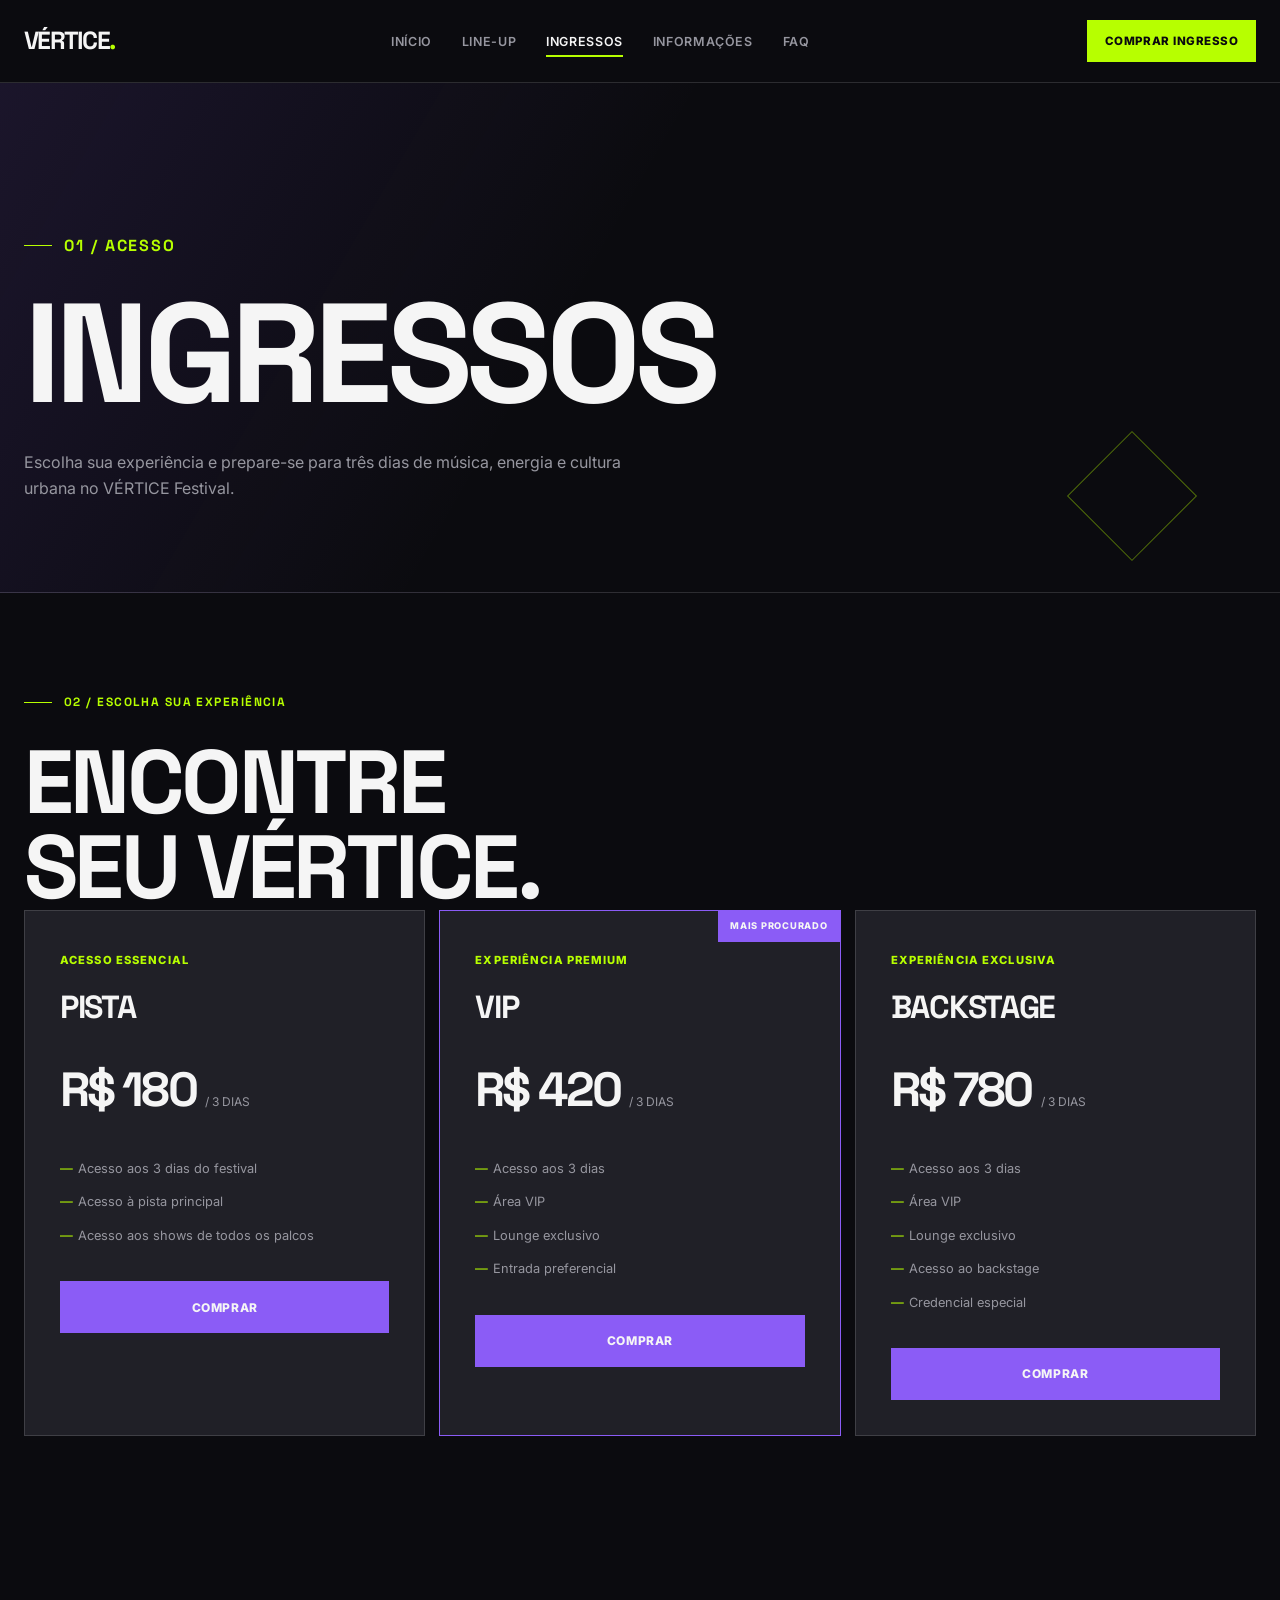
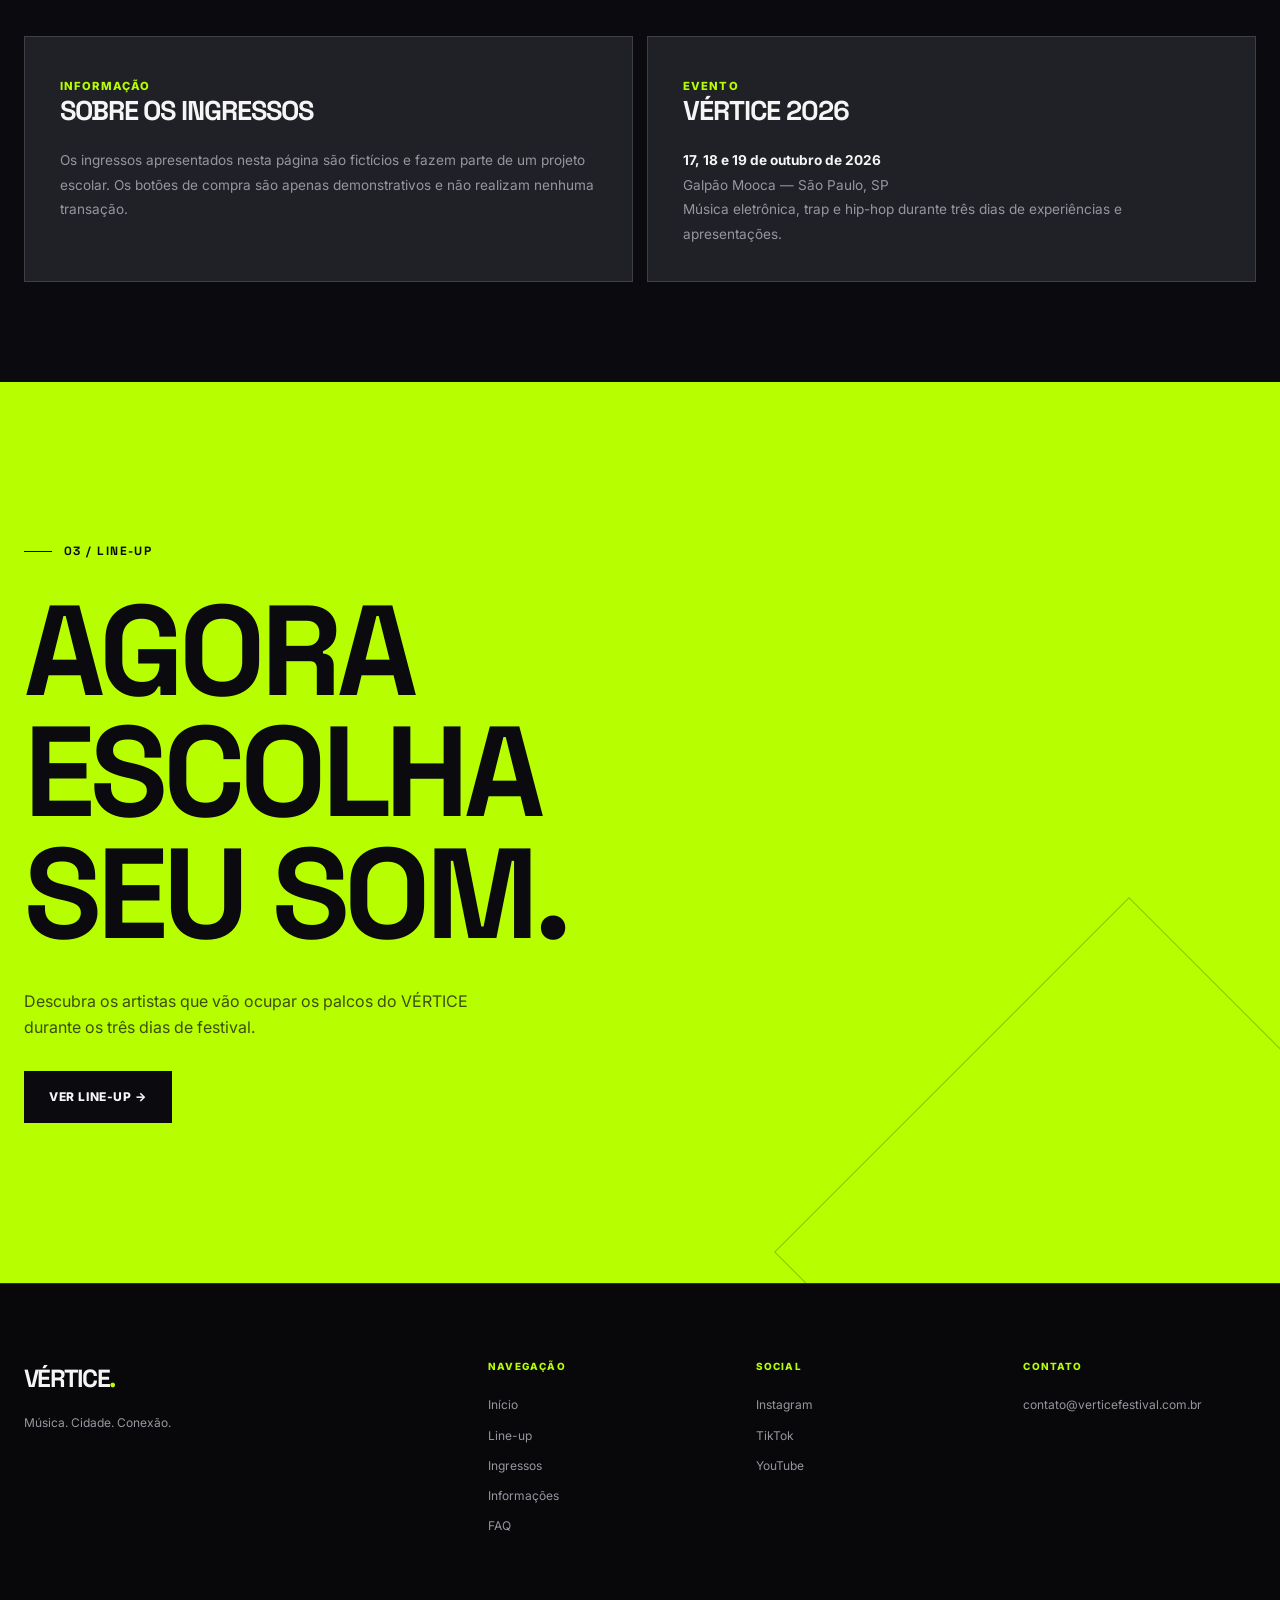
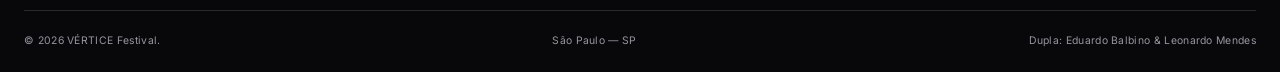
<file: ingressos.html>
<!DOCTYPE html>
<html lang="pt-BR">

<head>
    <meta charset="UTF-8">
    <meta name="viewport" content="width=device-width, initial-scale=1.0">

    <title>Ingressos — VÉRTICE Festival</title>

    <meta
        name="description"
        content="Escolha sua experiência no VÉRTICE Festival 2026."
    >

    <link rel="preconnect" href="https://fonts.googleapis.com">
    <link rel="preconnect" href="https://fonts.gstatic.com" crossorigin>

    <link
        href="https://fonts.googleapis.com/css2?family=Inter:wght@400;500;600;700&family=Space+Grotesk:wght@400;500;600;700&display=swap"
        rel="stylesheet"
    >

    <link rel="stylesheet" href="style.css">
</head>

<body>

    <!-- HEADER -->
    <header class="site-header">
        <div class="container header-content">

            <a href="index.html" class="logo" aria-label="VÉRTICE Festival - Página inicial">
                VÉRTICE<span>.</span>
            </a>

            <nav class="main-nav" aria-label="Navegação principal">
                <ul>
                    <li>
                        <a href="index.html">Início</a>
                    </li>

                    <li>
                        <a href="lineup.html">Line-up</a>
                    </li>

                    <li>
                        <a href="ingressos.html" class="active">Ingressos</a>
                    </li>

                    <li>
                        <a href="informacoes.html">Informações</a>
                    </li>

                    <li>
                        <a href="faq.html">FAQ</a>
                    </li>
                </ul>
            </nav>

            <a href="ingressos.html" class="header-button">
                Comprar ingresso
            </a>

        </div>
    </header>


    <main>

        <!-- HERO -->
        <section class="page-hero">
            <div class="container">

                <p class="section-number">01 / ACESSO</p>

                <h1>INGRESSOS</h1>

                <p>
                    Escolha sua experiência e prepare-se para três dias
                    de música, energia e cultura urbana no VÉRTICE Festival.
                </p>

            </div>
        </section>


        <!-- INGRESSOS -->
        <section class="tickets-section">
            <div class="container">

                <div class="section-heading">
                    <p class="section-number">02 / ESCOLHA SUA EXPERIÊNCIA</p>

                    <h2>
                        ENCONTRE<br>
                        SEU VÉRTICE.
                    </h2>
                </div>


                <div class="tickets-grid">

                    <!-- PISTA -->
                    <article class="ticket-card">

                        <span class="ticket-type">ACESSO ESSENCIAL</span>

                        <h3>PISTA</h3>

                        <div class="ticket-price">
                            R$ 180
                            <small>/ 3 DIAS</small>
                        </div>

                        <ul class="ticket-benefits">
                            <li>Acesso aos 3 dias do festival</li>
                            <li>Acesso à pista principal</li>
                            <li>Acesso aos shows de todos os palcos</li>
                        </ul>

                        <a href="#" class="button button-primary">
                            COMPRAR
                        </a>

                    </article>


                    <!-- VIP -->
                    <article class="ticket-card featured">

                        <span class="ticket-type">EXPERIÊNCIA PREMIUM</span>

                        <h3>VIP</h3>

                        <div class="ticket-price">
                            R$ 420
                            <small>/ 3 DIAS</small>
                        </div>

                        <ul class="ticket-benefits">
                            <li>Acesso aos 3 dias</li>
                            <li>Área VIP</li>
                            <li>Lounge exclusivo</li>
                            <li>Entrada preferencial</li>
                        </ul>

                        <a href="#" class="button button-primary">
                            COMPRAR
                        </a>

                    </article>


                    <!-- BACKSTAGE -->
                    <article class="ticket-card">

                        <span class="ticket-type">EXPERIÊNCIA EXCLUSIVA</span>

                        <h3>BACKSTAGE</h3>

                        <div class="ticket-price">
                            R$ 780
                            <small>/ 3 DIAS</small>
                        </div>

                        <ul class="ticket-benefits">
                            <li>Acesso aos 3 dias</li>
                            <li>Área VIP</li>
                            <li>Lounge exclusivo</li>
                            <li>Acesso ao backstage</li>
                            <li>Credencial especial</li>
                        </ul>

                        <a href="#" class="button button-primary">
                            COMPRAR
                        </a>

                    </article>

                </div>

            </div>
        </section>


        <!-- INFORMAÇÕES SOBRE A COMPRA -->
        <section class="info-section">
            <div class="container">

                <div class="info-grid">

                    <article class="info-card">

                        <span class="ticket-type">
                            INFORMAÇÃO
                        </span>

                        <h3>
                            SOBRE OS INGRESSOS
                        </h3>

                        <p>
                            Os ingressos apresentados nesta página são
                            fictícios e fazem parte de um projeto escolar.
                            Os botões de compra são apenas demonstrativos
                            e não realizam nenhuma transação.
                        </p>

                    </article>


                    <article class="info-card">

                        <span class="ticket-type">
                            EVENTO
                        </span>

                        <h3>
                            VÉRTICE 2026
                        </h3>

                        <p>
                            <strong>17, 18 e 19 de outubro de 2026</strong><br>
                            Galpão Mooca — São Paulo, SP
                        </p>

                        <p>
                            Música eletrônica, trap e hip-hop durante
                            três dias de experiências e apresentações.
                        </p>

                    </article>

                </div>

            </div>
        </section>


        <!-- CTA -->
        <section class="cta-section">
            <div class="container cta-content">

                <p class="section-number">03 / LINE-UP</p>

                <h2>
                    AGORA<br>
                    ESCOLHA<br>
                    SEU SOM.
                </h2>

                <p>
                    Descubra os artistas que vão ocupar os palcos
                    do VÉRTICE durante os três dias de festival.
                </p>

                <a href="lineup.html" class="button button-primary">
                    Ver line-up →
                </a>

            </div>
        </section>

    </main>


    <!-- FOOTER -->
    <footer class="site-footer">

        <div class="container footer-top">

            <div class="footer-brand">

                <a href="index.html" class="logo">
                    VÉRTICE<span>.</span>
                </a>

                <p>
                    Música. Cidade. Conexão.
                </p>

            </div>


            <div class="footer-navigation">

                <div class="footer-column">

                    <span class="footer-title">
                        NAVEGAÇÃO
                    </span>

                    <a href="index.html">Início</a>
                    <a href="lineup.html">Line-up</a>
                    <a href="ingressos.html">Ingressos</a>
                    <a href="informacoes.html">Informações</a>
                    <a href="faq.html">FAQ</a>

                </div>


                <div class="footer-column">

                    <span class="footer-title">
                        SOCIAL
                    </span>

                    <a href="#">Instagram</a>
                    <a href="#">TikTok</a>
                    <a href="#">YouTube</a>

                </div>


                <div class="footer-column">

                    <span class="footer-title">
                        CONTATO
                    </span>

                    <a href="mailto:contato@verticefestival.com.br">
                        contato@verticefestival.com.br
                    </a>

                </div>

            </div>

        </div>


        <div class="container footer-bottom">

            <p>
                © 2026 VÉRTICE Festival.
            </p>

            <p>
                São Paulo — SP
            </p>

            <p>
                Dupla: Eduardo Balbino &amp; Leonardo Mendes
            </p>

        </div>

    </footer>

</body>
</html>
</file>
<file: style.css>
/* =========================================================
   VÉRTICE FESTIVAL
   Global Stylesheet
   ========================================================= */


/* =========================================================
   01. VARIÁVEIS E RESET
   ========================================================= */

:root {
    --color-bg: #0B0B0F;
    --color-purple: #8B5CF6;
    --color-lime: #B7FF00;
    --color-text: #F5F5F5;
    --color-surface: #202027;

    --color-text-muted: #96969F;
    --color-border: rgba(245, 245, 245, 0.14);
    --color-border-strong: rgba(245, 245, 245, 0.28);

    --font-display: "Space Grotesk", sans-serif;
    --font-body: "Inter", sans-serif;

    --container-width: 1240px;
    --header-height: 82px;

    --transition-fast: 0.2s ease;
    --transition-normal: 0.35s ease;
}

* {
    margin: 0;
    padding: 0;
    box-sizing: border-box;
}

html {
    scroll-behavior: smooth;
}

body {
    min-height: 100vh;
    background: var(--color-bg);
    color: var(--color-text);
    font-family: var(--font-body);
    line-height: 1.6;
    overflow-x: hidden;
}

body::selection {
    background: var(--color-lime);
    color: var(--color-bg);
}

img {
    display: block;
    max-width: 100%;
}

a {
    color: inherit;
    text-decoration: none;
}

button,
input,
select,
textarea {
    font: inherit;
}

button {
    border: 0;
}

ul,
ol {
    list-style: none;
}


/* =========================================================
   02. ELEMENTOS GLOBAIS
   ========================================================= */

.container {
    width: min(100% - 48px, var(--container-width));
    margin-inline: auto;
}

main {
    position: relative;
    overflow: hidden;
}

h1,
h2,
h3,
h4,
h5,
h6 {
    font-family: var(--font-display);
    line-height: 0.95;
    letter-spacing: -0.04em;
    text-transform: uppercase;
}

p {
    color: var(--color-text-muted);
}

::selection {
    background: var(--color-lime);
    color: var(--color-bg);
}


/* Pequenos detalhes geométricos */

.section-number {
    display: flex;
    align-items: center;
    gap: 12px;

    margin-bottom: 28px;

    color: var(--color-lime);
    font-family: var(--font-display);
    font-size: 0.75rem;
    font-weight: 700;
    letter-spacing: 0.12em;
}

.section-number::before {
    content: "";
    display: block;

    width: 28px;
    height: 1px;

    background: var(--color-lime);
}

.section-heading h2 {
    font-size: clamp(3rem, 7vw, 6.5rem);
}


/* =========================================================
   03. HEADER
   ========================================================= */

.site-header {
    position: relative;
    z-index: 100;

    width: 100%;
    min-height: var(--header-height);

    border-bottom: 1px solid var(--color-border);

    background: rgba(11, 11, 15, 0.94);
}

.header-content {
    min-height: var(--header-height);

    display: flex;
    align-items: center;
    justify-content: space-between;

    gap: 32px;
}

.logo {
    position: relative;

    display: inline-block;

    font-family: var(--font-display);
    font-size: 1.55rem;
    font-weight: 700;
    letter-spacing: -0.07em;
}

.logo span {
    color: var(--color-lime);
}

.main-nav ul {
    display: flex;
    align-items: center;
    gap: 30px;
}

.main-nav a {
    position: relative;

    color: var(--color-text-muted);

    font-size: 0.78rem;
    font-weight: 600;
    letter-spacing: 0.05em;
    text-transform: uppercase;

    transition:
        color var(--transition-fast);
}

.main-nav a::after {
    content: "";

    position: absolute;
    left: 0;
    bottom: -8px;

    width: 0;
    height: 2px;

    background: var(--color-lime);

    transition: width var(--transition-fast);
}

.main-nav a:hover,
.main-nav a.active {
    color: var(--color-text);
}

.main-nav a:hover::after,
.main-nav a.active::after {
    width: 100%;
}

.header-button {
    display: inline-flex;
    align-items: center;
    justify-content: center;

    min-height: 42px;
    padding: 0 18px;

    background: var(--color-lime);
    color: var(--color-bg);

    font-size: 0.72rem;
    font-weight: 800;
    letter-spacing: 0.04em;
    text-transform: uppercase;

    transition:
        transform var(--transition-fast),
        background var(--transition-fast);
}

.header-button:hover {
    background: var(--color-text);
    transform: translateY(-2px);
}


/* =========================================================
   04. BOTÕES
   ========================================================= */

.button {
    display: inline-flex;
    align-items: center;
    justify-content: center;

    min-height: 52px;
    padding: 0 24px;

    border: 1px solid transparent;

    font-size: 0.75rem;
    font-weight: 800;
    letter-spacing: 0.05em;
    text-transform: uppercase;

    transition:
        background var(--transition-fast),
        color var(--transition-fast),
        border-color var(--transition-fast),
        transform var(--transition-fast);
}

.button:hover {
    transform: translateY(-3px);
}

.button-primary {
    background: var(--color-purple);
    color: var(--color-text);
}

.button-primary:hover {
    background: var(--color-lime);
    color: var(--color-bg);
}

.button-secondary {
    border-color: var(--color-border-strong);
    background: transparent;
    color: var(--color-text);
}

.button-secondary:hover {
    border-color: var(--color-lime);
    color: var(--color-lime);
}

.text-link {
    display: inline-flex;
    align-items: center;
    gap: 8px;

    color: var(--color-text);

    font-size: 0.75rem;
    font-weight: 700;
    letter-spacing: 0.04em;
    text-transform: uppercase;

    transition: color var(--transition-fast);
}

.text-link:hover {
    color: var(--color-lime);
}


/* =========================================================
   05. HERO
   ========================================================= */

.hero {
    position: relative;

    min-height: calc(100vh - var(--header-height));
    display: flex;
    align-items: center;

    padding: 110px 0 80px;

    background:
        linear-gradient(
            120deg,
            rgba(139, 92, 246, 0.10),
            transparent 38%
        ),
        var(--color-bg);
}

.hero::before {
    content: "";

    position: absolute;
    top: 0;
    right: -180px;

    width: 520px;
    height: 520px;

    border: 1px solid rgba(183, 255, 0, 0.12);

    transform: rotate(45deg);
    pointer-events: none;
}

.hero::after {
    content: "";

    position: absolute;
    left: 8%;
    bottom: 25%;

    width: 1px;
    height: 180px;

    background: linear-gradient(
        to bottom,
        transparent,
        var(--color-purple),
        transparent
    );

    opacity: 0.6;
}

.hero-content {
    position: relative;
    z-index: 2;
}

.hero-text {
    max-width: 900px;
}

.hero-label {
    margin-bottom: 24px;

    color: var(--color-lime);

    font-family: var(--font-display);
    font-size: 0.78rem;
    font-weight: 700;
    letter-spacing: 0.14em;
}

.hero h1 {
    font-size: clamp(5rem, 16vw, 13rem);
    line-height: 0.78;
    letter-spacing: -0.09em;

    color: var(--color-text);
}

.hero-description {
    max-width: 590px;

    margin-top: 40px;

    font-size: clamp(1rem, 1.5vw, 1.2rem);
    line-height: 1.65;
}

.hero-actions {
    display: flex;
    flex-wrap: wrap;
    gap: 12px;

    margin-top: 34px;
}

.hero-info {
    display: grid;
    grid-template-columns: repeat(3, minmax(140px, 1fr));

    max-width: 700px;

    margin-top: 80px;

    border-top: 1px solid var(--color-border);
}

.hero-info-item {
    display: flex;
    flex-direction: column;
    gap: 7px;

    padding: 20px 24px 20px 0;

    border-right: 1px solid var(--color-border);
}

.hero-info-item:not(:first-child) {
    padding-left: 24px;
}

.hero-info-item:last-child {
    border-right: 0;
}

.hero-info-label {
    color: var(--color-text-muted);

    font-size: 0.65rem;
    font-weight: 700;
    letter-spacing: 0.1em;
}

.hero-info strong {
    color: var(--color-text);

    font-family: var(--font-display);
    font-size: 0.95rem;
    letter-spacing: 0.02em;
}

.hero-marquee {
    position: absolute;
    bottom: 0;
    left: 0;

    width: 100%;

    overflow: hidden;

    border-top: 1px solid var(--color-border);
    border-bottom: 1px solid var(--color-border);

    white-space: nowrap;
}

.marquee-content {
    width: max-content;

    padding: 11px 0;

    color: transparent;
    font-family: var(--font-display);
    font-size: 0.75rem;
    font-weight: 700;
    letter-spacing: 0.2em;
    -webkit-text-stroke: 1px rgba(245, 245, 245, 0.35);
}


/* =========================================================
   06. SEÇÃO SOBRE
   ========================================================= */

.about-section {
    position: relative;

    padding: 150px 0;

    border-top: 1px solid var(--color-border);
}

.about-section::before {
    content: "";

    position: absolute;
    top: 80px;
    right: 7%;

    width: 100px;
    height: 100px;

    border: 1px solid var(--color-purple);

    opacity: 0.35;
    transform: rotate(45deg);
}

.about-content {
    display: grid;
    grid-template-columns: 1fr 1fr;
    gap: 100px;

    margin-top: 80px;
}

.about-intro p {
    max-width: 500px;

    color: var(--color-text);

    font-family: var(--font-display);
    font-size: clamp(1.7rem, 3vw, 3rem);
    line-height: 1.05;
    letter-spacing: -0.04em;
}

.about-text {
    max-width: 510px;
}

.about-text p {
    margin-bottom: 24px;

    font-size: 0.95rem;
    line-height: 1.8;
}

.about-text .text-link {
    margin-top: 18px;
}


/* =========================================================
   07. LINEUP / ARTISTAS
   ========================================================= */

.lineup-preview {
    padding: 130px 0;

    background: var(--color-surface);
}

.section-top {
    display: flex;
    align-items: flex-end;
    justify-content: space-between;

    gap: 40px;

    margin-bottom: 70px;
}

.artists-grid {
    display: grid;
    grid-template-columns: repeat(4, 1fr);
    gap: 12px;
}

.artist-card {
    position: relative;

    min-width: 0;

    background: var(--color-bg);

    overflow: hidden;

    transition:
        transform var(--transition-normal);
}

.artist-card:hover {
    transform: translateY(-8px);
}

.artist-image-placeholder {
    position: relative;

    aspect-ratio: 3 / 4;

    display: flex;
    align-items: flex-start;
    justify-content: flex-end;

    padding: 18px;

    background:
        linear-gradient(
            145deg,
            rgba(139, 92, 246, 0.8),
            rgba(32, 32, 39, 0.95) 55%,
            #0B0B0F
        );

    overflow: hidden;
}

.artist-card:nth-child(2) .artist-image-placeholder {
    background:
        linear-gradient(
            145deg,
            rgba(183, 255, 0, 0.55),
            rgba(32, 32, 39, 0.95) 55%,
            #0B0B0F
        );
}

.artist-card:nth-child(3) .artist-image-placeholder {
    background:
        linear-gradient(
            145deg,
            #202027,
            rgba(139, 92, 246, 0.75)
        );
}

.artist-card:nth-child(4) .artist-image-placeholder {
    background:
        linear-gradient(
            145deg,
            rgba(183, 255, 0, 0.35),
            rgba(139, 92, 246, 0.7)
        );
}

.artist-image-placeholder::before {
    content: "";

    position: absolute;
    inset: 15%;

    border: 1px solid rgba(245, 245, 245, 0.22);

    transform: rotate(45deg);
}

.artist-image-placeholder span {
    position: relative;
    z-index: 2;

    color: var(--color-text);

    font-family: var(--font-display);
    font-size: 0.7rem;
    font-weight: 700;
}

.artist-info {
    padding: 20px;
}

.artist-genre {
    color: var(--color-lime);

    font-size: 0.62rem;
    font-weight: 700;
    letter-spacing: 0.1em;
}

.artist-info h3 {
    margin-top: 7px;

    font-size: 1.35rem;
}


/* =========================================================
   08. INFORMAÇÕES DO FESTIVAL
   ========================================================= */

.festival-details {
    padding: 130px 0;

    border-top: 1px solid var(--color-border);
}

.details-grid {
    display: grid;
    grid-template-columns: repeat(3, 1fr);

    border-top: 1px solid var(--color-border);
    border-left: 1px solid var(--color-border);
}

.detail-block {
    min-height: 410px;

    display: flex;
    flex-direction: column;
    align-items: flex-start;

    padding: 35px;

    border-right: 1px solid var(--color-border);
    border-bottom: 1px solid var(--color-border);
}

.detail-label {
    color: var(--color-lime);

    font-size: 0.65rem;
    font-weight: 800;
    letter-spacing: 0.12em;
}

.detail-block h2 {
    margin-top: 70px;

    font-size: clamp(3rem, 5vw, 5.5rem);
}

.detail-block p {
    margin-top: auto;

    font-size: 0.85rem;
    line-height: 1.7;
}

.detail-highlight {
    background: var(--color-purple);
}

.detail-highlight .detail-label {
    color: var(--color-lime);
}

.detail-highlight h2 {
    color: var(--color-text);
}

.detail-highlight .button {
    margin-top: 30px;

    background: var(--color-lime);
    color: var(--color-bg);
}

.detail-highlight .button:hover {
    background: var(--color-text);
}


/* =========================================================
   09. CTA
   ========================================================= */

.cta-section {
    position: relative;

    padding: 160px 0;

    background: var(--color-lime);
    color: var(--color-bg);

    overflow: hidden;
}

.cta-section::before {
    content: "";

    position: absolute;
    right: -100px;
    bottom: -220px;

    width: 500px;
    height: 500px;

    border: 1px solid rgba(11, 11, 15, 0.25);

    transform: rotate(45deg);
}

.cta-content {
    position: relative;
    z-index: 2;
}

.cta-section .section-number {
    color: var(--color-bg);
}

.cta-section .section-number::before {
    background: var(--color-bg);
}

.cta-section h2 {
    max-width: 900px;

    font-size: clamp(4rem, 10vw, 9rem);
}

.cta-section h2 span {
    color: var(--color-purple);
}

.cta-section p:not(.section-number) {
    max-width: 480px;

    margin-top: 35px;

    color: rgba(11, 11, 15, 0.72);

    font-size: 1rem;
}

.cta-section .button {
    margin-top: 30px;

    background: var(--color-bg);
    color: var(--color-text);
}

.cta-section .button:hover {
    background: var(--color-purple);
}


/* =========================================================
   10. PÁGINAS INTERNAS — HERO
   ========================================================= */

.page-hero {
    position: relative;

    padding: 120px 0 90px;

    border-bottom: 1px solid var(--color-border);

    background:
        linear-gradient(
            120deg,
            rgba(139, 92, 246, 0.12),
            transparent 45%
        );
}

.page-hero::after {
    content: "";

    position: absolute;
    right: 8%;
    bottom: 50px;

    width: 90px;
    height: 90px;

    border: 1px solid var(--color-lime);

    transform: rotate(45deg);

    opacity: 0.4;
}

.page-hero h1 {
    max-width: 1000px;

    font-size: clamp(4rem, 11vw, 9rem);
}

.page-hero p {
    max-width: 600px;

    margin-top: 30px;

    font-size: 1rem;
}


/* =========================================================
   11. SEÇÃO DE ARTISTAS — PÁGINA LINEUP
   ========================================================= */

.lineup-section {
    padding: 100px 0;
}

.lineup-grid {
    display: grid;
    grid-template-columns: repeat(3, 1fr);
    gap: 16px;
}

.artist {
    position: relative;

    background: var(--color-surface);

    border: 1px solid var(--color-border);

    overflow: hidden;

    transition:
        border-color var(--transition-fast),
        transform var(--transition-fast);
}

.artist:hover {
    border-color: var(--color-purple);
    transform: translateY(-5px);
}

.artist-image {
    aspect-ratio: 1 / 1;

    display: flex;
    align-items: center;
    justify-content: center;

    background:
        linear-gradient(
            135deg,
            var(--color-purple),
            var(--color-surface) 60%
        );
}

.artist:nth-child(even) .artist-image {
    background:
        linear-gradient(
            135deg,
            var(--color-lime),
            var(--color-surface) 60%
        );
}

.artist-image span {
    color: rgba(245, 245, 245, 0.7);

    font-family: var(--font-display);
    font-size: 5rem;
    font-weight: 700;
}

.artist-details {
    padding: 24px;
}

.artist-details span {
    color: var(--color-lime);

    font-size: 0.65rem;
    font-weight: 700;
    letter-spacing: 0.1em;
}

.artist-details h3 {
    margin-top: 8px;

    font-size: 1.7rem;
}


/* =========================================================
   12. INGRESSOS
   ========================================================= */

.tickets-section {
    padding: 100px 0;
}

.tickets-grid {
    display: grid;
    grid-template-columns: repeat(3, 1fr);
    gap: 14px;
}

.ticket-card {
    position: relative;

    padding: 35px;

    background: var(--color-surface);

    border: 1px solid var(--color-border);

    overflow: hidden;
}

.ticket-card.featured {
    border-color: var(--color-purple);
}

.ticket-card.featured::before {
    content: "MAIS PROCURADO";

    position: absolute;
    top: 0;
    right: 0;

    padding: 8px 12px;

    background: var(--color-purple);

    color: var(--color-text);

    font-size: 0.58rem;
    font-weight: 800;
    letter-spacing: 0.08em;
}

.ticket-type {
    color: var(--color-lime);

    font-size: 0.7rem;
    font-weight: 800;
    letter-spacing: 0.1em;
}

.ticket-card h3 {
    margin-top: 20px;

    font-size: 2rem;
}

.ticket-price {
    margin: 30px 0;

    color: var(--color-text);

    font-family: var(--font-display);
    font-size: 3rem;
    font-weight: 700;
    letter-spacing: -0.06em;
}

.ticket-price small {
    color: var(--color-text-muted);

    font-family: var(--font-body);
    font-size: 0.75rem;
    font-weight: 400;
    letter-spacing: 0;
}

.ticket-benefits {
    display: flex;
    flex-direction: column;
    gap: 13px;

    margin-bottom: 35px;
}

.ticket-benefits li {
    position: relative;

    padding-left: 18px;

    color: var(--color-text-muted);

    font-size: 0.8rem;
}

.ticket-benefits li::before {
    content: "—";

    position: absolute;
    left: 0;

    color: var(--color-lime);
}

.ticket-card .button {
    width: 100%;
}


/* =========================================================
   13. FORMULÁRIOS
   ========================================================= */

.form-section {
    padding: 100px 0;
}

.form-container {
    max-width: 800px;
    margin-inline: auto;
}

.form-grid {
    display: grid;
    grid-template-columns: repeat(2, 1fr);
    gap: 20px;
}

.form-group {
    display: flex;
    flex-direction: column;
    gap: 9px;
}

.form-group.full {
    grid-column: 1 / -1;
}

.form-group label {
    color: var(--color-text);

    font-size: 0.7rem;
    font-weight: 700;
    letter-spacing: 0.06em;
    text-transform: uppercase;
}

.form-group input,
.form-group select,
.form-group textarea {
    width: 100%;

    padding: 15px 16px;

    border: 1px solid var(--color-border);

    outline: none;

    background: var(--color-surface);
    color: var(--color-text);

    font-size: 0.85rem;

    transition: border-color var(--transition-fast);
}

.form-group textarea {
    min-height: 160px;
    resize: vertical;
}

.form-group input::placeholder,
.form-group textarea::placeholder {
    color: #66666f;
}

.form-group input:focus,
.form-group select:focus,
.form-group textarea:focus {
    border-color: var(--color-purple);
}

.form-submit {
    margin-top: 10px;
}


/* =========================================================
   14. INFORMAÇÕES / MAPA
   ========================================================= */

.info-section {
    padding: 100px 0;
}

.info-grid {
    display: grid;
    grid-template-columns: 1fr 1fr;
    gap: 14px;
}

.info-card {
    padding: 35px;

    background: var(--color-surface);

    border: 1px solid var(--color-border);
}

.info-card h3 {
    margin-bottom: 25px;

    color: var(--color-text);

    font-size: 1.7rem;
}

.info-card p {
    font-size: 0.85rem;
    line-height: 1.8;
}

.info-card strong {
    color: var(--color-text);
}

.map-container {
    min-height: 400px;

    display: flex;
    align-items: center;
    justify-content: center;

    background:
        linear-gradient(
            45deg,
            transparent 48%,
            rgba(183, 255, 0, 0.15) 49%,
            transparent 50%
        ),
        linear-gradient(
            -45deg,
            transparent 48%,
            rgba(139, 92, 246, 0.15) 49%,
            transparent 50%
        ),
        var(--color-surface);

    background-size: 60px 60px;

    border: 1px solid var(--color-border);
}

.map-placeholder {
    padding: 20px;

    border: 1px solid var(--color-lime);

    color: var(--color-lime);

    font-family: var(--font-display);
    font-size: 0.75rem;
    font-weight: 700;
    letter-spacing: 0.1em;
    text-transform: uppercase;
}


/* =========================================================
   15. FAQ
   ========================================================= */

.faq-section {
    padding: 100px 0;
}

.faq-list {
    max-width: 900px;
    margin-inline: auto;

    border-top: 1px solid var(--color-border);
}

.faq-item {
    border-bottom: 1px solid var(--color-border);
}

.faq-question {
    width: 100%;

    display: flex;
    align-items: center;
    justify-content: space-between;

    gap: 30px;

    padding: 28px 0;

    background: transparent;
    color: var(--color-text);

    text-align: left;

    cursor: pointer;

    font-family: var(--font-display);
    font-size: 1rem;
    font-weight: 600;
}

.faq-question::after {
    content: "+";

    flex-shrink: 0;

    color: var(--color-lime);

    font-family: var(--font-display);
    font-size: 1.6rem;
    font-weight: 400;
}

.faq-answer {
    max-width: 750px;

    padding: 0 60px 28px 0;

    color: var(--color-text-muted);

    font-size: 0.85rem;
    line-height: 1.8;
}


.faq-header .header-content {
    gap: 48px;
}

.faq-header .main-nav {
    gap: 32px;
}

.faq-header .header-button {
    margin-left: 16px;
}

/* =========================================================
   16. FOOTER
   ========================================================= */

.site-footer {
    background: #08080B;

    border-top: 1px solid var(--color-border);
}

.footer-top {
    display: grid;
    grid-template-columns: 1fr 2fr;
    gap: 80px;

    padding-top: 75px;
    padding-bottom: 75px;
}

.footer-brand p {
    margin-top: 15px;

    font-size: 0.75rem;
}

.footer-navigation {
    display: grid;
    grid-template-columns: repeat(3, 1fr);
    gap: 35px;
}

.footer-column {
    display: flex;
    flex-direction: column;
    align-items: flex-start;
    gap: 11px;
}

.footer-title {
    margin-bottom: 10px;

    color: var(--color-lime);

    font-size: 0.62rem;
    font-weight: 800;
    letter-spacing: 0.12em;
}

.footer-column a {
    color: var(--color-text-muted);

    font-size: 0.75rem;

    transition: color var(--transition-fast);
}

.footer-column a:hover {
    color: var(--color-text);
}

.footer-bottom {
    display: flex;
    align-items: center;
    justify-content: space-between;

    padding-top: 22px;
    padding-bottom: 22px;

    border-top: 1px solid var(--color-border);
}

.footer-bottom p {
    font-size: 0.65rem;
    letter-spacing: 0.03em;
}


/* =========================================================
   17. RESPONSIVIDADE — TABLET
   ========================================================= */

@media (max-width: 1000px) {

    .main-nav ul {
        gap: 18px;
    }

    .header-button {
        display: none;
    }

    .hero {
        padding-top: 90px;
    }

    .artists-grid {
        grid-template-columns: repeat(2, 1fr);
    }

    .lineup-grid {
        grid-template-columns: repeat(2, 1fr);
    }

    .tickets-grid {
        grid-template-columns: 1fr;
    }

    .details-grid {
        grid-template-columns: 1fr;
    }

    .detail-block {
        min-height: 330px;
    }

    .detail-block h2 {
        margin-top: 45px;
    }

    .footer-top {
        grid-template-columns: 1fr;
        gap: 50px;
    }
}


/* =========================================================
   18. RESPONSIVIDADE — CELULAR
   ========================================================= */

@media (max-width: 700px) {

    :root {
        --header-height: 70px;
    }

    .container {
        width: min(100% - 32px, var(--container-width));
    }

    .site-header {
        position: relative;
    }

    .header-content {
        min-height: var(--header-height);
    }

    .logo {
        font-size: 1.35rem;
    }

    .main-nav {
        display: none;
    }

    .hero {
        min-height: auto;

        padding: 85px 0 100px;
    }

    .hero::before {
        right: -280px;
        top: 80px;

        width: 420px;
        height: 420px;
    }

    .hero h1 {
        font-size: clamp(4.2rem, 23vw, 8rem);
    }

    .hero-description {
        margin-top: 30px;

        font-size: 0.9rem;
    }

    .hero-actions {
        flex-direction: column;
        align-items: stretch;
    }

    .hero-actions .button {
        width: 100%;
    }

    .hero-info {
        grid-template-columns: 1fr;

        margin-top: 55px;
    }

    .hero-info-item,
    .hero-info-item:not(:first-child) {
        padding: 17px 0;

        border-right: 0;
        border-bottom: 1px solid var(--color-border);
    }

    .hero-info-item:last-child {
        border-bottom: 0;
    }

    .hero-marquee {
        display: none;
    }

    .about-section,
    .lineup-preview,
    .festival-details,
    .info-section,
    .faq-section,
    .tickets-section,
    .form-section,
    .lineup-section {
        padding: 90px 0;
    }

    .about-content {
        grid-template-columns: 1fr;
        gap: 45px;

        margin-top: 55px;
    }

    .about-intro p {
        font-size: 1.8rem;
    }

    .section-top {
        align-items: flex-start;
        flex-direction: column;

        margin-bottom: 45px;
    }

    .section-heading h2 {
        font-size: clamp(2.8rem, 14vw, 5rem);
    }

    .artists-grid {
        grid-template-columns: 1fr 1fr;
        gap: 8px;
    }

    .artist-image-placeholder {
        aspect-ratio: 3 / 4;
    }

    .artist-info {
        padding: 14px;
    }

    .artist-info h3 {
        font-size: 1rem;
    }

    .artist-genre {
        font-size: 0.55rem;
    }

    .detail-block {
        min-height: 300px;
        padding: 25px;
    }

    .detail-block h2 {
        font-size: 3.5rem;
    }

    .cta-section {
        padding: 100px 0;
    }

    .cta-section h2 {
        font-size: clamp(3.7rem, 18vw, 7rem);
    }

    .page-hero {
        padding: 90px 0 70px;
    }

    .page-hero h1 {
        font-size: clamp(3.7rem, 17vw, 7rem);
    }

    .lineup-grid,
    .info-grid {
        grid-template-columns: 1fr;
    }

    .form-grid {
        grid-template-columns: 1fr;
    }

    .form-group.full {
        grid-column: auto;
    }

    .footer-navigation {
        grid-template-columns: 1fr 1fr;
        gap: 45px 25px;
    }

    .footer-column:last-child {
        grid-column: 1 / -1;
    }

    .footer-bottom {
        align-items: flex-start;
        flex-direction: column;

        gap: 8px;
    }
}


/* =========================================================
   19. RESPONSIVIDADE — CELULARES PEQUENOS
   ========================================================= */

@media (max-width: 420px) {

    .container {
        width: min(100% - 24px, var(--container-width));
    }

    .hero {
        padding-top: 70px;
    }

    .hero h1 {
        font-size: 4rem;
    }

    .hero-label {
        font-size: 0.65rem;
    }

    .artists-grid {
        grid-template-columns: 1fr;
    }

    .artist-image-placeholder {
        aspect-ratio: 16 / 10;
    }

    .footer-navigation {
        grid-template-columns: 1fr;
    }

    .footer-column:last-child {
        grid-column: auto;
    }
}


/* =========================================================
   20. ACESSIBILIDADE
   ========================================================= */

:focus-visible {
    outline: 2px solid var(--color-lime);
    outline-offset: 4px;
}

@media (prefers-reduced-motion: reduce) {

    html {
        scroll-behavior: auto;
    }

    *,
    *::before,
    *::after {
        transition-duration: 0.01ms !important;
        animation-duration: 0.01ms !important;
        animation-iteration-count: 1 !important;
    }
}
</file>
